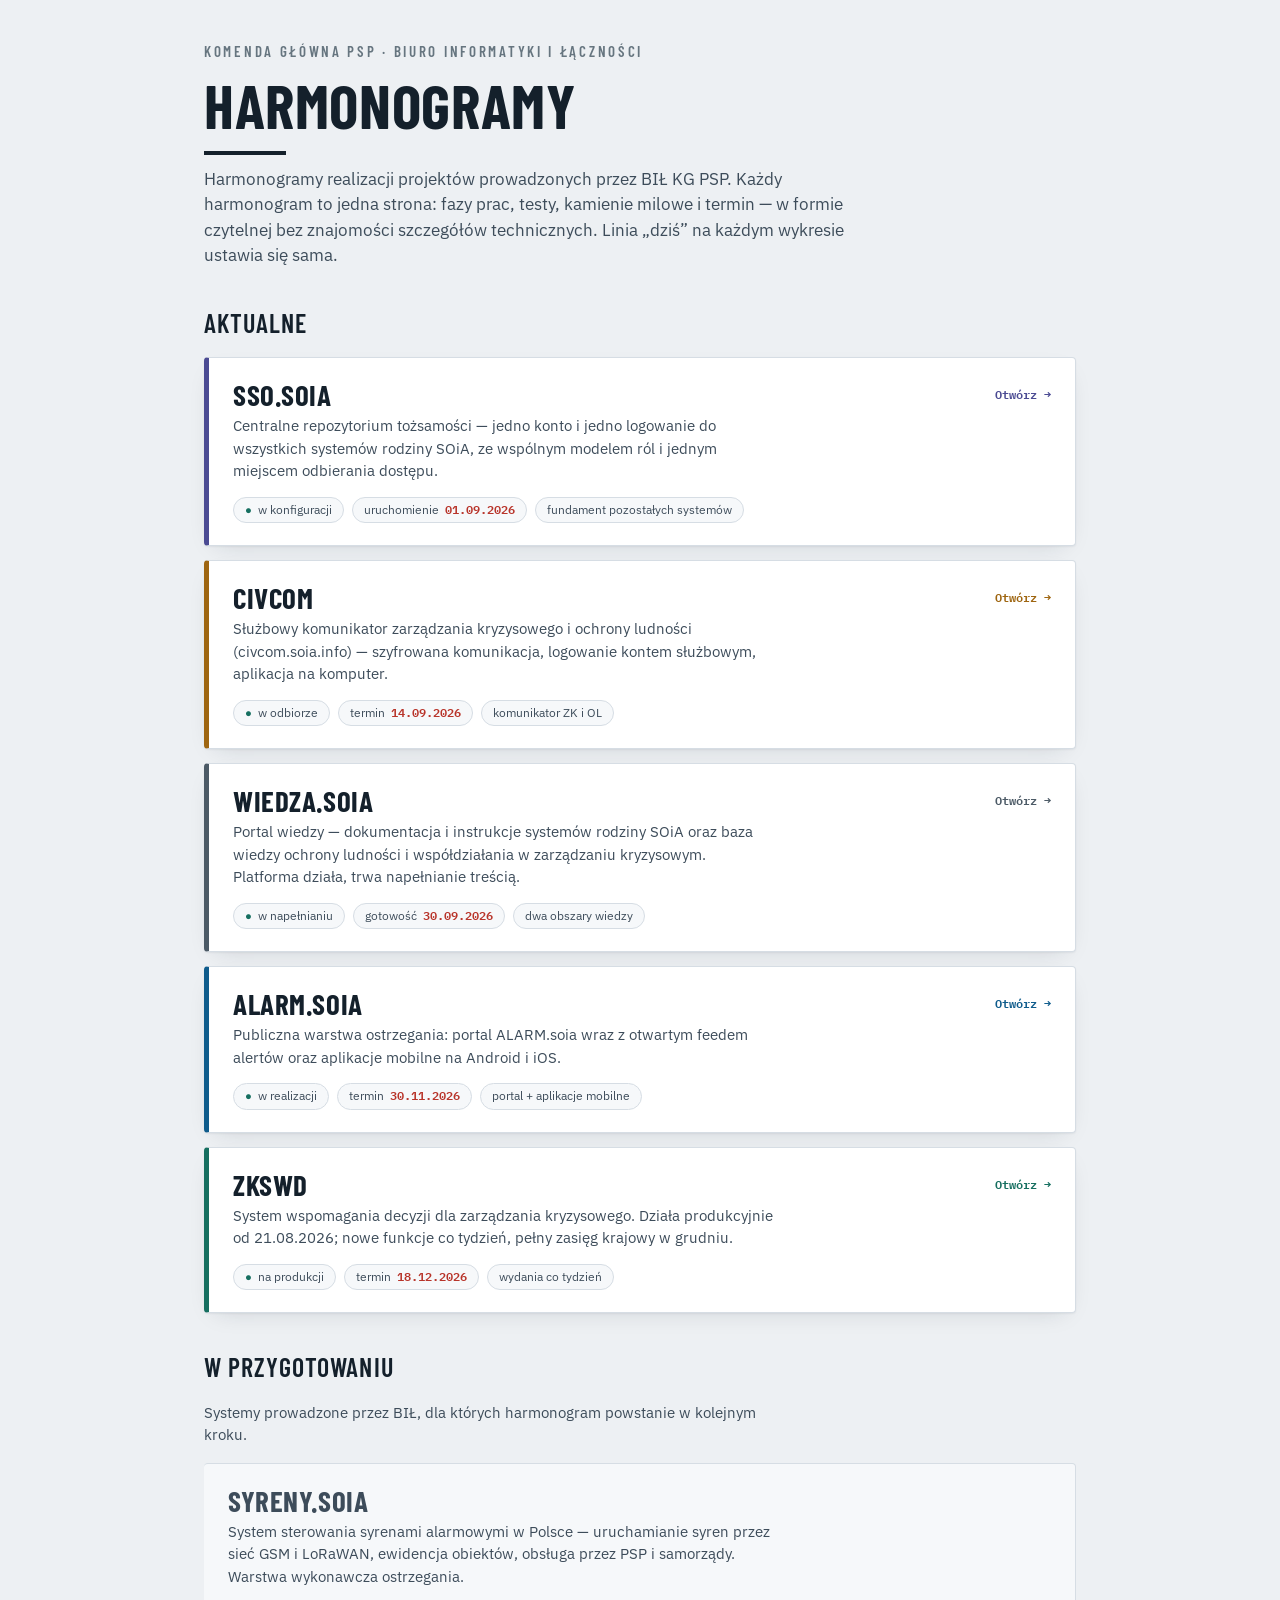
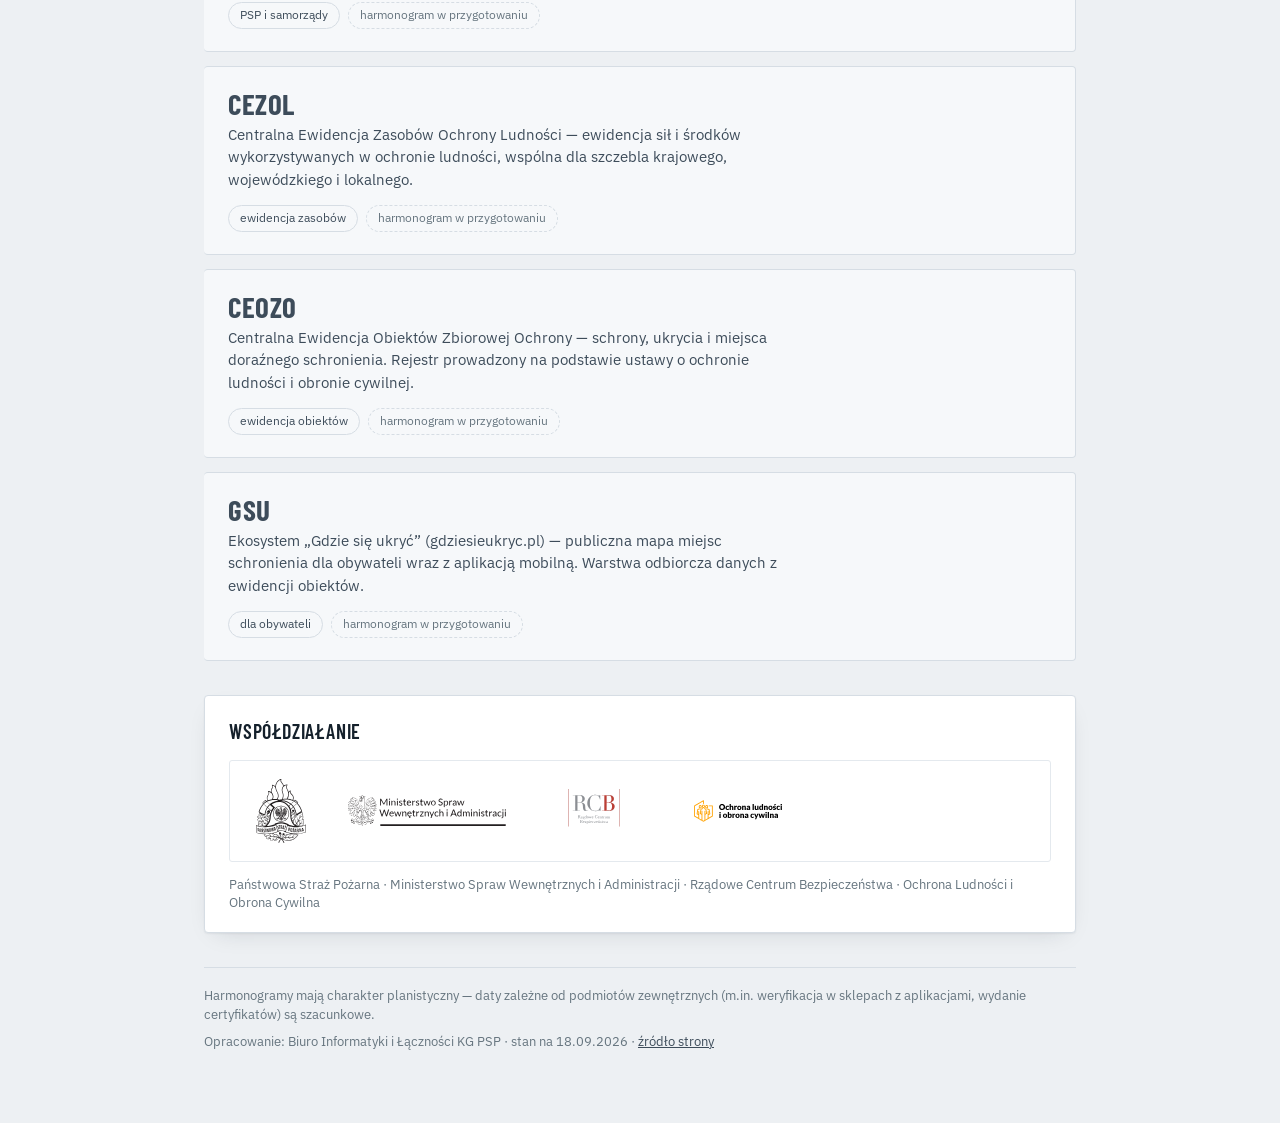
<file: index.html>
<!doctype html>
<html lang="pl">
<head>
<meta charset="utf-8">
<meta name="viewport" content="width=device-width, initial-scale=1">
<title>Harmonogramy BIŁ KG PSP</title>
<meta name="description" content="Harmonogramy realizacji projektów prowadzonych przez Biuro Informatyki i Łączności Komendy Głównej Państwowej Straży Pożarnej.">
<meta name="author" content="Biuro Informatyki i Łączności KG PSP">
<meta property="og:type" content="website">
<meta property="og:title" content="Harmonogramy BIŁ KG PSP">
<meta property="og:description" content="Harmonogramy realizacji projektów Biura Informatyki i Łączności KG PSP.">
<meta property="og:url" content="https://kgpsp.github.io/harmonogramy/">
<meta property="og:locale" content="pl_PL">
<link rel="icon" href="data:image/svg+xml,<svg xmlns=%22http://www.w3.org/2000/svg%22 viewBox=%220 0 100 100%22><text y=%22.9em%22 font-size=%2290%22>🗓️</text></svg>">
<link rel="preconnect" href="https://fonts.googleapis.com">
<link rel="preconnect" href="https://fonts.gstatic.com" crossorigin>
<link rel="stylesheet" href="https://fonts.googleapis.com/css2?family=Barlow+Condensed:wght@500;600;700&family=IBM+Plex+Sans:wght@400;500;600&family=IBM+Plex+Mono:wght@400;500;600&display=swap">
<link rel="stylesheet" href="assets/harmonogram.css">
<style>
  .wrap{max-width:920px}
  .list{display:flex;flex-direction:column;gap:14px}
  .card{
    text-decoration:none;color:inherit;
    background:var(--surface);border:1px solid var(--rule);border-left:5px solid var(--c);
    border-radius:4px;box-shadow:var(--shadow);padding:22px 24px;
    display:grid;grid-template-columns:1fr auto;gap:6px 20px;align-items:start;
    transition:border-color .15s ease, transform .15s ease;
  }
  .card:hover,.card:focus-visible{border-color:var(--rule-strong);transform:translateY(-1px)}
  .card:focus-visible{outline:2px solid var(--c);outline-offset:3px}
  .card .n{font-family:"Barlow Condensed",sans-serif;font-size:29px;font-weight:700;line-height:1;text-transform:uppercase;letter-spacing:.02em}
  .card .d{grid-column:1;color:var(--ink-2);font-size:14.5px;max-width:60ch}
  .card .meta{grid-column:1;display:flex;flex-wrap:wrap;gap:8px;margin-top:8px}
  .card .go{grid-row:1;grid-column:2;font-family:"IBM Plex Mono",monospace;font-size:12px;font-weight:600;color:var(--c);white-space:nowrap;padding-top:5px}
  .tag{display:inline-flex;align-items:baseline;gap:6px;border:1px solid var(--rule);border-radius:999px;background:var(--surface-2);padding:3px 11px;font-size:12px;color:var(--ink-2)}
  .tag b{font-family:"IBM Plex Mono",monospace;font-size:11.5px;font-weight:600;font-variant-numeric:tabular-nums}
  .tag.term b{color:var(--alarm)}
  .tag.live b{color:var(--ok)}
  .card--wip{border-left-color:var(--rule-strong);background:var(--surface-2);box-shadow:none;cursor:default}
  .card--wip:hover{transform:none;border-color:var(--rule);border-left-color:var(--rule-strong)}
  .card--wip .n{color:var(--ink-2)}
  .card--wip .d{max-width:62ch}
  .tag.wip{border-style:dashed;color:var(--muted)}
  .soon{border:1px dashed var(--rule-strong);border-radius:4px;padding:18px 22px;color:var(--muted);font-size:14px}
  @media (max-width:560px){
    .card{grid-template-columns:1fr}
    .card .go{grid-row:auto;grid-column:1;padding-top:2px}
  }
</style>
</head>
<body>
<div class="wrap">

  <header style="gap:12px">
    <p class="eyebrow">Komenda Główna PSP · Biuro Informatyki i Łączności</p>
    <h1>Harmonogramy</h1>
    <div class="title-rule"></div>
    <p class="lead">Harmonogramy realizacji projektów prowadzonych przez BIŁ KG PSP. Każdy harmonogram to jedna strona: fazy prac, testy, kamienie milowe i termin — w formie czytelnej bez znajomości szczegółów technicznych. Linia „dziś” na każdym wykresie ustawia się sama.</p>
  </header>

  <section class="list">
    <h2>Aktualne</h2>

    <a class="card" href="sso-soia/" style="--c:var(--lane-qa)">
      <span class="n">sso.soia</span>
      <span class="go">Otwórz →</span>
      <span class="d">Centralne repozytorium tożsamości — jedno konto i jedno logowanie do wszystkich systemów rodziny SOiA, ze wspólnym modelem ról i jednym miejscem odbierania dostępu.</span>
      <span class="meta">
        <span class="tag live"><b>●</b> w konfiguracji</span>
        <span class="tag term">uruchomienie <b>01.09.2026</b></span>
        <span class="tag">fundament pozostałych systemów</span>
      </span>
    </a>

    <a class="card" href="civcom/" style="--c:var(--lane-and)">
      <span class="n">CivCom</span>
      <span class="go">Otwórz →</span>
      <span class="d">Służbowy komunikator zarządzania kryzysowego i ochrony ludności (civcom.soia.info) — szyfrowana komunikacja, logowanie kontem służbowym, aplikacja na komputer.</span>
      <span class="meta">
        <span class="tag live"><b>●</b> w odbiorze</span>
        <span class="tag term">termin <b>14.09.2026</b></span>
        <span class="tag">komunikator ZK i OL</span>
      </span>
    </a>

    <a class="card" href="wiedza-soia/" style="--c:var(--lane-dep)">
      <span class="n">WIEDZA.soia</span>
      <span class="go">Otwórz →</span>
      <span class="d">Portal wiedzy — dokumentacja i instrukcje systemów rodziny SOiA oraz baza wiedzy ochrony ludności i współdziałania w zarządzaniu kryzysowym. Platforma działa, trwa napełnianie treścią.</span>
      <span class="meta">
        <span class="tag live"><b>●</b> w napełnianiu</span>
        <span class="tag term">gotowość <b>30.09.2026</b></span>
        <span class="tag">dwa obszary wiedzy</span>
      </span>
    </a>

    <a class="card" href="alarm-soia/" style="--c:var(--lane-portal)">
      <span class="n">ALARM.soia</span>
      <span class="go">Otwórz →</span>
      <span class="d">Publiczna warstwa ostrzegania: portal ALARM.soia wraz z otwartym feedem alertów oraz aplikacje mobilne na Android i iOS.</span>
      <span class="meta">
        <span class="tag live"><b>●</b> w realizacji</span>
        <span class="tag term">termin <b>30.11.2026</b></span>
        <span class="tag">portal + aplikacje mobilne</span>
      </span>
    </a>

    <a class="card" href="zkswd/" style="--c:var(--lane-api)">
      <span class="n">ZKSWD</span>
      <span class="go">Otwórz →</span>
      <span class="d">System wspomagania decyzji dla zarządzania kryzysowego. Działa produkcyjnie od 21.08.2026; nowe funkcje co tydzień, pełny zasięg krajowy w grudniu.</span>
      <span class="meta">
        <span class="tag live"><b>●</b> na produkcji</span>
        <span class="tag term">termin <b>18.12.2026</b></span>
        <span class="tag">wydania co tydzień</span>
      </span>
    </a>
  </section>

  <section class="list">
    <h2>W przygotowaniu</h2>
    <p class="lead" style="font-size:14.5px;margin-bottom:2px">Systemy prowadzone przez BIŁ, dla których harmonogram powstanie w kolejnym kroku.</p>

    <div class="card card--wip">
      <span class="n">SYRENY.soia</span>
      <span class="d">System sterowania syrenami alarmowymi w Polsce — uruchamianie syren przez sieć GSM i LoRaWAN, ewidencja obiektów, obsługa przez PSP i samorządy. Warstwa wykonawcza ostrzegania.</span>
      <span class="meta">
        <span class="tag">PSP i samorządy</span>
        <span class="tag wip">harmonogram w przygotowaniu</span>
      </span>
    </div>

    <div class="card card--wip">
      <span class="n">CEZOL</span>
      <span class="d">Centralna Ewidencja Zasobów Ochrony Ludności — ewidencja sił i środków wykorzystywanych w ochronie ludności, wspólna dla szczebla krajowego, wojewódzkiego i lokalnego.</span>
      <span class="meta">
        <span class="tag">ewidencja zasobów</span>
        <span class="tag wip">harmonogram w przygotowaniu</span>
      </span>
    </div>

    <div class="card card--wip">
      <span class="n">CEOZO</span>
      <span class="d">Centralna Ewidencja Obiektów Zbiorowej Ochrony — schrony, ukrycia i miejsca doraźnego schronienia. Rejestr prowadzony na podstawie ustawy o ochronie ludności i obronie cywilnej.</span>
      <span class="meta">
        <span class="tag">ewidencja obiektów</span>
        <span class="tag wip">harmonogram w przygotowaniu</span>
      </span>
    </div>

    <div class="card card--wip">
      <span class="n">GSU</span>
      <span class="d">Ekosystem „Gdzie się ukryć” (gdziesieukryc.pl) — publiczna mapa miejsc schronienia dla obywateli wraz z aplikacją mobilną. Warstwa odbiorcza danych z ewidencji obiektów.</span>
      <span class="meta">
        <span class="tag">dla obywateli</span>
        <span class="tag wip">harmonogram w przygotowaniu</span>
      </span>
    </div>
  </section>

  <section class="orgs">
    <h2>Współdziałanie</h2>
    <div class="plate">
      <img class="l-psp" src="assets/logo/psp.svg" alt="Państwowa Straż Pożarna" width="45" height="58" loading="lazy">
      <img class="l-mswia" src="assets/logo/mswia.svg" alt="Ministerstwo Spraw Wewnętrznych i Administracji" width="143" height="28" loading="lazy">
      <img class="l-rcb" src="assets/logo/rcb.svg" alt="Rządowe Centrum Bezpieczeństwa" width="82" height="46" loading="lazy">
      <img class="l-olioc" src="assets/logo/olioc.svg" alt="Ochrona Ludności i Obrona Cywilna" width="100" height="34" loading="lazy">
    </div>
    <p class="names">Państwowa Straż Pożarna · Ministerstwo Spraw Wewnętrznych i Administracji · Rządowe Centrum Bezpieczeństwa · Ochrona Ludności i Obrona Cywilna</p>
  </section>

  <footer>
    <p>Harmonogramy mają charakter planistyczny — daty zależne od podmiotów zewnętrznych (m.in. weryfikacja w sklepach z aplikacjami, wydanie certyfikatów) są szacunkowe.</p>
    <p>Opracowanie: Biuro Informatyki i Łączności KG PSP · <span data-updated>stan na 18.09.2026</span> · <a href="https://github.com/KGPSP/harmonogramy">źródło strony</a></p>
  </footer>

</div>
<script src="assets/timeline.js"></script>
</body>
</html>
</file>
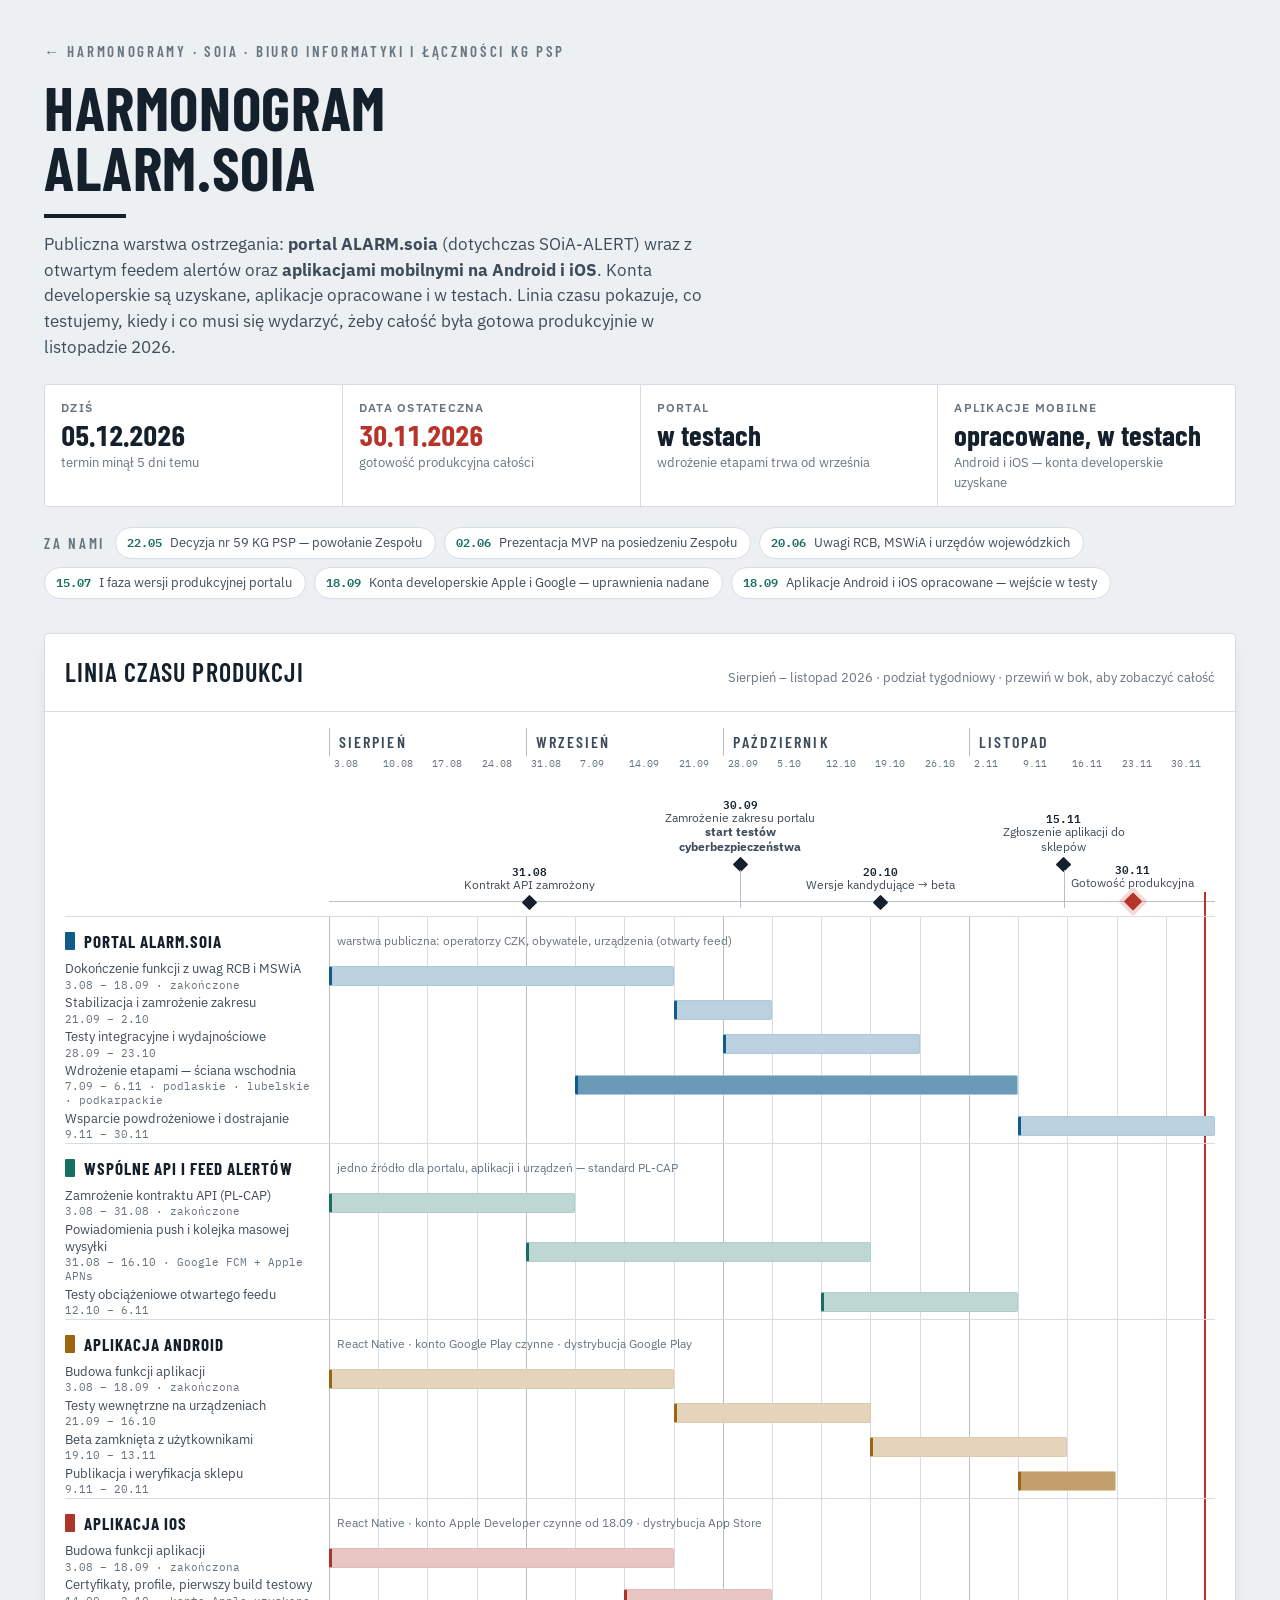
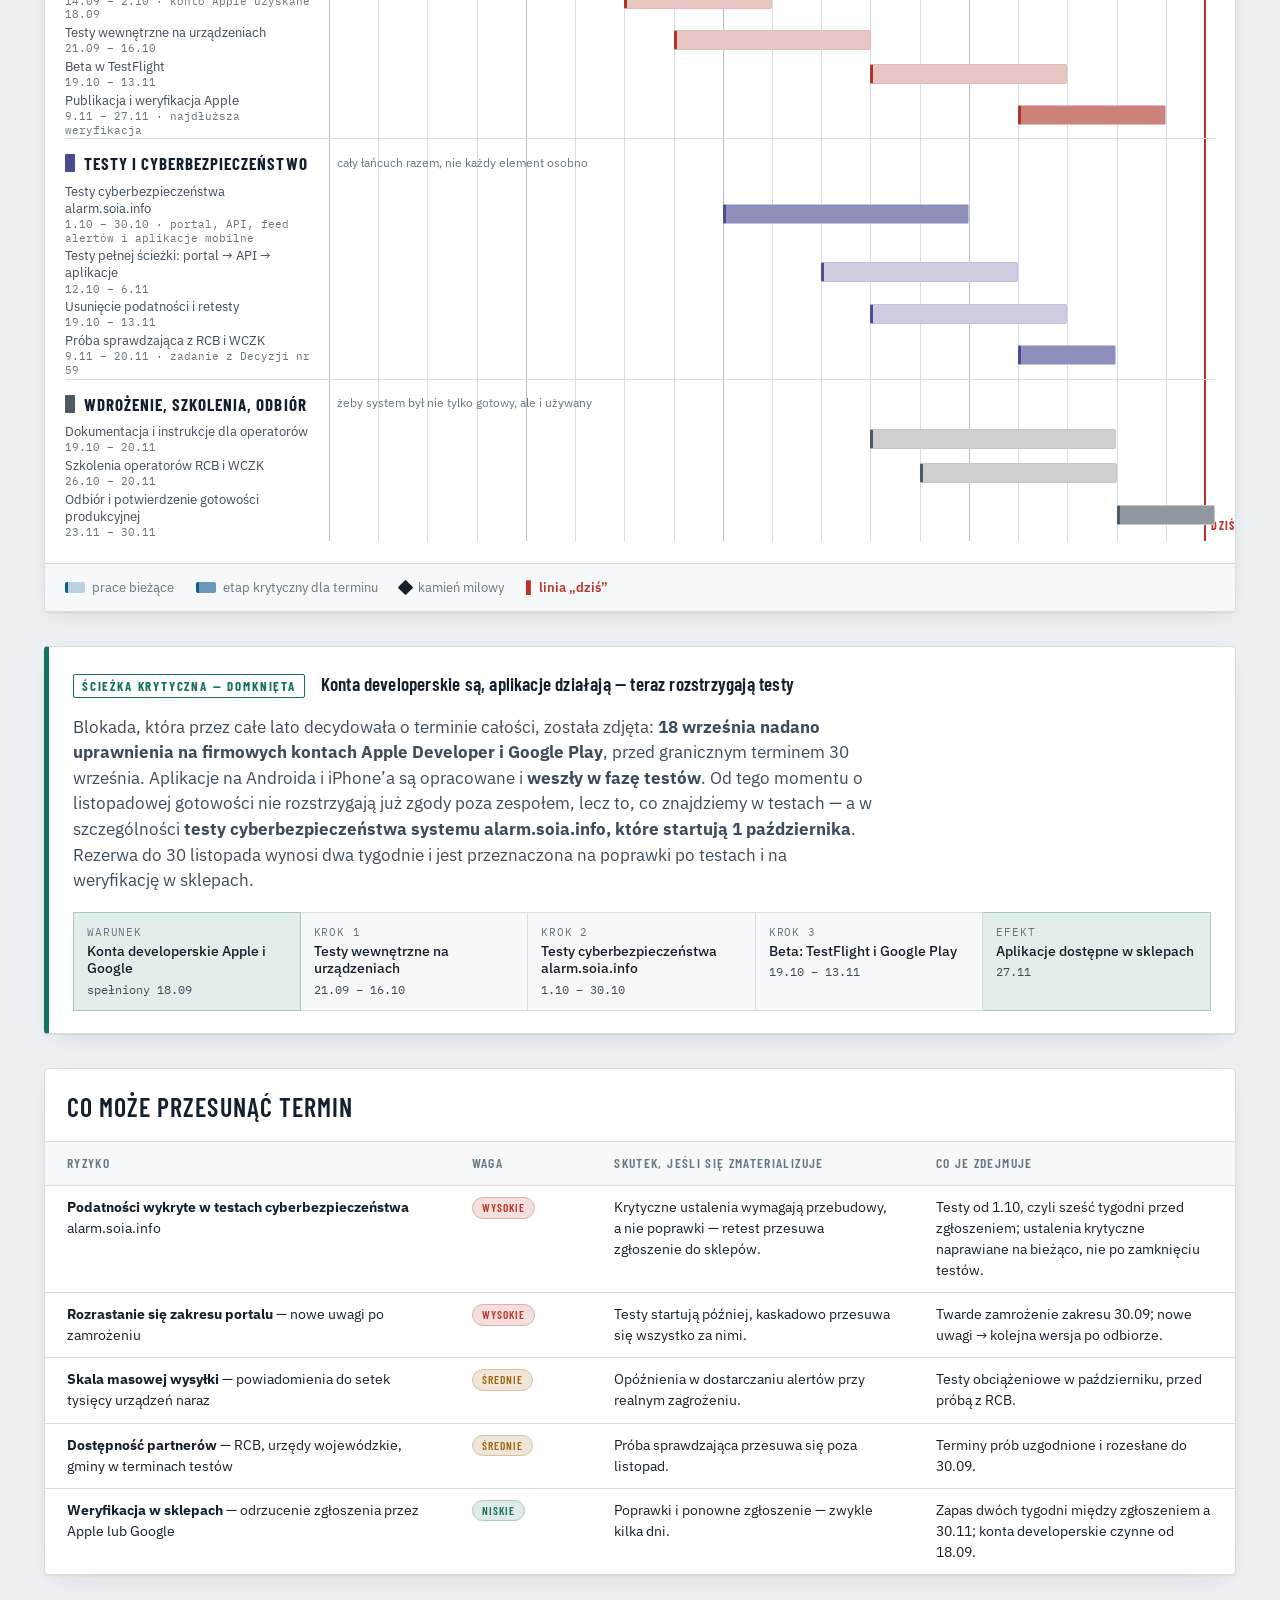
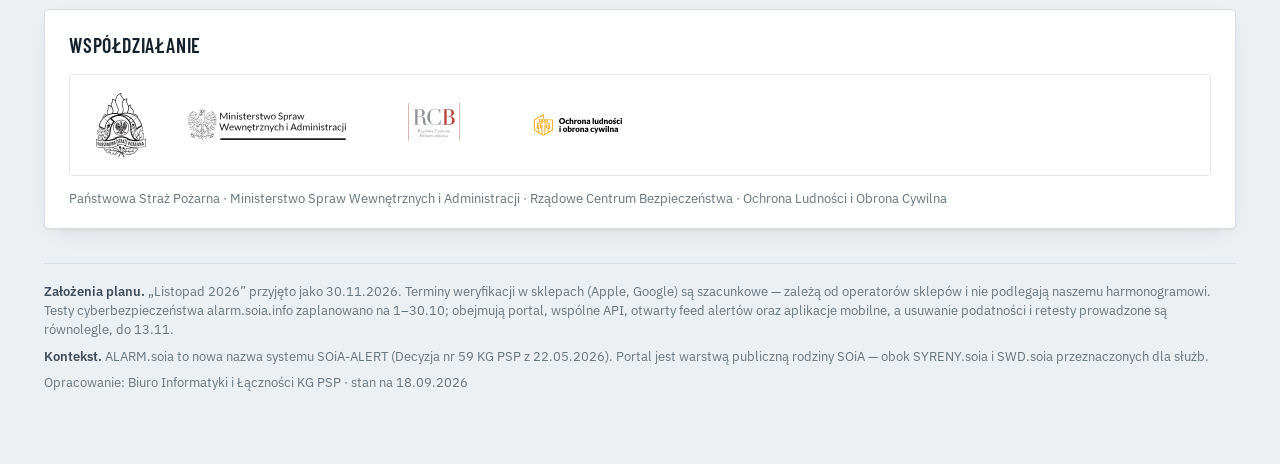
<file: alarm-soia/index.html>
<!doctype html>
<html lang="pl">
<head>
<meta charset="utf-8">
<meta name="viewport" content="width=device-width, initial-scale=1">
<title>Harmonogram ALARM.soia — KG PSP</title>
<meta name="description" content="Harmonogram produkcji ALARM.soia: portal ostrzegania oraz aplikacje mobilne Android i iOS. Aplikacje opracowane i w testach, testy cyberbezpieczeństwa alarm.soia.info od 1.10, gotowość produkcyjna 30.11.2026.">
<meta name="author" content="Biuro Informatyki i Łączności KG PSP">
<meta property="og:type" content="article">
<meta property="og:title" content="Harmonogram ALARM.soia">
<meta property="og:description" content="Harmonogram produkcji ALARM.soia: portal ostrzegania oraz aplikacje mobilne Android i iOS. Aplikacje opracowane i w testach, testy cyberbezpieczeństwa alarm.soia.info od 1.10, gotowość produkcyjna 30.11.2026.">
<meta property="og:url" content="https://kgpsp.github.io/harmonogramy/alarm-soia/">
<meta property="og:locale" content="pl_PL">
<meta property="og:image" content="https://kgpsp.github.io/harmonogramy/og-alarm-soia.png">
<meta name="twitter:card" content="summary_large_image">
<link rel="icon" href="data:image/svg+xml,<svg xmlns=%22http://www.w3.org/2000/svg%22 viewBox=%220 0 100 100%22><text y=%22.9em%22 font-size=%2290%22>🚨</text></svg>">
<link rel="preconnect" href="https://fonts.googleapis.com">
<link rel="preconnect" href="https://fonts.gstatic.com" crossorigin>
<link rel="stylesheet" href="https://fonts.googleapis.com/css2?family=Barlow+Condensed:wght@500;600;700&family=IBM+Plex+Sans:wght@400;500;600&family=IBM+Plex+Mono:wght@400;500;600&display=swap">
<link rel="stylesheet" href="../assets/harmonogram.css">
</head>
<body>
<div class="wrap">

  <header>
    <p class="eyebrow"><a class="back" href="../">← Harmonogramy</a> · SOiA · Biuro Informatyki i Łączności KG PSP</p>
    <h1>Harmonogram<br>ALARM.soia</h1>
    <div class="title-rule"></div>
    <p class="lead">Publiczna warstwa ostrzegania: <b>portal ALARM.soia</b> (dotychczas SOiA-ALERT) wraz z otwartym feedem alertów oraz <b>aplikacjami mobilnymi na Android i iOS</b>. Konta developerskie są uzyskane, aplikacje opracowane i w testach. Linia czasu pokazuje, co testujemy, kiedy i co musi się wydarzyć, żeby całość była gotowa produkcyjnie w listopadzie 2026.</p>

    <div class="facts">
      <div class="fact"><span class="k">Dziś</span><span class="v" data-today-date>18.09.2026</span><span class="n" data-time-left>10 tygodni do końca</span></div>
      <div class="fact is-critical"><span class="k">Data ostateczna</span><span class="v">30.11.2026</span><span class="n">gotowość produkcyjna całości</span></div>
      <div class="fact"><span class="k">Portal</span><span class="v">w testach</span><span class="n">wdrożenie etapami trwa od września</span></div>
      <div class="fact"><span class="k">Aplikacje mobilne</span><span class="v">opracowane, w testach</span><span class="n">Android i iOS — konta developerskie uzyskane</span></div>
    </div>

    <div class="done" style="margin-top:6px">
      <span class="eyebrow" style="margin-right:2px">Za nami</span>
      <span class="chip"><b>22.05</b> Decyzja nr 59 KG PSP — powołanie Zespołu</span>
      <span class="chip"><b>02.06</b> Prezentacja MVP na posiedzeniu Zespołu</span>
      <span class="chip"><b>20.06</b> Uwagi RCB, MSWiA i urzędów wojewódzkich</span>
      <span class="chip"><b>15.07</b> I faza wersji produkcyjnej portalu</span>
      <span class="chip"><b>18.09</b> Konta developerskie Apple i Google — uprawnienia nadane</span>
      <span class="chip"><b>18.09</b> Aplikacje Android i iOS opracowane — wejście w testy</span>
    </div>
  </header>

  <section class="chart-card">
    <div class="chart-head">
      <h2>Linia czasu produkcji</h2>
      <p class="chart-note">Sierpień – listopad 2026 · podział tygodniowy · przewiń w bok, aby zobaczyć całość</p>
    </div>

    <div class="scroll">
      <div class="chart" style="--weeks:18;min-width:1060px" data-t-start="2026-08-03" data-t-weeks="18" data-t-deadline="2026-11-30">

        <div class="months">
          <div style="grid-column:1"></div>
          <div class="m" style="grid-column:2/6">Sierpień</div>
          <div class="m" style="grid-column:6/10">Wrzesień</div>
          <div class="m" style="grid-column:10/15">Październik</div>
          <div class="m" style="grid-column:15/20">Listopad</div>
        </div>

        <div class="weeks">
          <div></div>
          <div class="w">3.08</div>
          <div class="w">10.08</div>
          <div class="w">17.08</div>
          <div class="w">24.08</div>
          <div class="w">31.08</div>
          <div class="w">7.09</div>
          <div class="w">14.09</div>
          <div class="w">21.09</div>
          <div class="w">28.09</div>
          <div class="w">5.10</div>
          <div class="w">12.10</div>
          <div class="w">19.10</div>
          <div class="w">26.10</div>
          <div class="w">2.11</div>
          <div class="w">9.11</div>
          <div class="w">16.11</div>
          <div class="w">23.11</div>
          <div class="w">30.11</div>
        </div>

        <div class="rail">
          <div class="rail-track">
            <div class="rail-line"></div>
            <div class="ms" style="left:22.62%">
              <span class="lbl"><span class="d">31.08</span>Kontrakt API zamrożony</span>
              <span class="dot"></span>
            </div>
            <div class="ms raise" style="left:46.43%">
              <span class="lbl"><span class="d">30.09</span>Zamrożenie zakresu portalu<br><b>start testów cyberbezpieczeństwa</b></span>
              <span class="dot"></span>
            </div>
            <div class="ms" style="left:62.30%">
              <span class="lbl"><span class="d">20.10</span>Wersje kandydujące → beta</span>
              <span class="dot"></span>
            </div>
            <div class="ms raise" style="left:82.94%">
              <span class="lbl"><span class="d">15.11</span>Zgłoszenie aplikacji do sklepów</span>
              <span class="dot"></span>
            </div>
            <div class="ms is-final edge-r" style="left:94.84%">
              <span class="lbl"><span class="d">30.11</span>Gotowość produkcyjna</span>
              <span class="dot"></span>
            </div>
          </div>
        </div>

        <div class="lanes">
          <div class="grid-bg" aria-hidden="true">
            <div class="gl strong" style="left:0%"></div>
            <div class="gl" style="left:5.556%"></div>
            <div class="gl" style="left:11.111%"></div>
            <div class="gl" style="left:16.667%"></div>
            <div class="gl strong" style="left:22.222%"></div>
            <div class="gl" style="left:27.778%"></div>
            <div class="gl" style="left:33.333%"></div>
            <div class="gl" style="left:38.889%"></div>
            <div class="gl strong" style="left:44.444%"></div>
            <div class="gl" style="left:50.000%"></div>
            <div class="gl" style="left:55.556%"></div>
            <div class="gl" style="left:61.111%"></div>
            <div class="gl" style="left:66.667%"></div>
            <div class="gl strong" style="left:72.222%"></div>
            <div class="gl" style="left:77.778%"></div>
            <div class="gl" style="left:83.333%"></div>
            <div class="gl" style="left:88.889%"></div>
            <div class="gl" style="left:94.444%"></div>
            <div class="today" data-today-line hidden></div>
          </div>

          <div class="lane" style="--c:var(--lane-portal)">
            <div class="lane-title"><span class="t"><span class="swatch"></span>Portal ALARM.soia</span><span class="meta">warstwa publiczna: operatorzy CZK, obywatele, urządzenia (otwarty feed)</span></div>
            <div class="row"><span class="name">Dokończenie funkcji z uwag RCB i MSWiA<span class="dates">3.08 – 18.09 · zakończone</span></span><span class="bar" style="--s:2;--e:9"></span></div>
            <div class="row"><span class="name">Stabilizacja i zamrożenie zakresu<span class="dates">21.09 – 2.10</span></span><span class="bar" style="--s:9;--e:11"></span></div>
            <div class="row"><span class="name">Testy integracyjne i wydajnościowe<span class="dates">28.09 – 23.10</span></span><span class="bar" style="--s:10;--e:14"></span></div>
            <div class="row"><span class="name">Wdrożenie etapami — ściana wschodnia<span class="dates">7.09 – 6.11 · podlaskie · lubelskie · podkarpackie</span></span><span class="bar solid" style="--s:7;--e:16"></span></div>
            <div class="row"><span class="name">Wsparcie powdrożeniowe i dostrajanie<span class="dates">9.11 – 30.11</span></span><span class="bar" style="--s:16;--e:20"></span></div>
          </div>
          <div class="lane" style="--c:var(--lane-api)">
            <div class="lane-title"><span class="t"><span class="swatch"></span>Wspólne API i feed alertów</span><span class="meta">jedno źródło dla portalu, aplikacji i urządzeń — standard PL-CAP</span></div>
            <div class="row"><span class="name">Zamrożenie kontraktu API (PL-CAP)<span class="dates">3.08 – 31.08 · zakończone</span></span><span class="bar" style="--s:2;--e:7"></span></div>
            <div class="row"><span class="name">Powiadomienia push i kolejka masowej wysyłki<span class="dates">31.08 – 16.10 · Google FCM + Apple APNs</span></span><span class="bar" style="--s:6;--e:13"></span></div>
            <div class="row"><span class="name">Testy obciążeniowe otwartego feedu<span class="dates">12.10 – 6.11</span></span><span class="bar" style="--s:12;--e:16"></span></div>
          </div>
          <div class="lane" style="--c:var(--lane-and)">
            <div class="lane-title"><span class="t"><span class="swatch"></span>Aplikacja Android</span><span class="meta">React Native · konto Google Play czynne · dystrybucja Google Play</span></div>
            <div class="row"><span class="name">Budowa funkcji aplikacji<span class="dates">3.08 – 18.09 · zakończona</span></span><span class="bar" style="--s:2;--e:9"></span></div>
            <div class="row"><span class="name">Testy wewnętrzne na urządzeniach<span class="dates">21.09 – 16.10</span></span><span class="bar" style="--s:9;--e:13"></span></div>
            <div class="row"><span class="name">Beta zamknięta z użytkownikami<span class="dates">19.10 – 13.11</span></span><span class="bar" style="--s:13;--e:17"></span></div>
            <div class="row"><span class="name">Publikacja i weryfikacja sklepu<span class="dates">9.11 – 20.11</span></span><span class="bar solid" style="--s:16;--e:18"></span></div>
          </div>
          <div class="lane" style="--c:var(--lane-ios)">
            <div class="lane-title"><span class="t"><span class="swatch"></span>Aplikacja iOS</span><span class="meta">React Native · konto Apple Developer czynne od 18.09 · dystrybucja App Store</span></div>
            <div class="row"><span class="name">Budowa funkcji aplikacji<span class="dates">3.08 – 18.09 · zakończona</span></span><span class="bar" style="--s:2;--e:9"></span></div>
            <div class="row"><span class="name">Certyfikaty, profile, pierwszy build testowy<span class="dates">14.09 – 2.10 · konto Apple uzyskane 18.09</span></span><span class="bar" style="--s:8;--e:11"></span></div>
            <div class="row"><span class="name">Testy wewnętrzne na urządzeniach<span class="dates">21.09 – 16.10</span></span><span class="bar" style="--s:9;--e:13"></span></div>
            <div class="row"><span class="name">Beta w TestFlight<span class="dates">19.10 – 13.11</span></span><span class="bar" style="--s:13;--e:17"></span></div>
            <div class="row"><span class="name">Publikacja i weryfikacja Apple<span class="dates">9.11 – 27.11 · najdłuższa weryfikacja</span></span><span class="bar solid" style="--s:16;--e:19"></span></div>
          </div>
          <div class="lane" style="--c:var(--lane-qa)">
            <div class="lane-title"><span class="t"><span class="swatch"></span>Testy i cyberbezpieczeństwo</span><span class="meta">cały łańcuch razem, nie każdy element osobno</span></div>
            <div class="row"><span class="name">Testy cyberbezpieczeństwa alarm.soia.info<span class="dates">1.10 – 30.10 · portal, API, feed alertów i aplikacje mobilne</span></span><span class="bar solid" style="--s:10;--e:15"></span></div>
            <div class="row"><span class="name">Testy pełnej ścieżki: portal → API → aplikacje<span class="dates">12.10 – 6.11</span></span><span class="bar" style="--s:12;--e:16"></span></div>
            <div class="row"><span class="name">Usunięcie podatności i retesty<span class="dates">19.10 – 13.11</span></span><span class="bar" style="--s:13;--e:17"></span></div>
            <div class="row"><span class="name">Próba sprawdzająca z RCB i WCZK<span class="dates">9.11 – 20.11 · zadanie z Decyzji nr 59</span></span><span class="bar solid" style="--s:16;--e:18"></span></div>
          </div>
          <div class="lane" style="--c:var(--lane-dep)">
            <div class="lane-title"><span class="t"><span class="swatch"></span>Wdrożenie, szkolenia, odbiór</span><span class="meta">żeby system był nie tylko gotowy, ale i używany</span></div>
            <div class="row"><span class="name">Dokumentacja i instrukcje dla operatorów<span class="dates">19.10 – 20.11</span></span><span class="bar" style="--s:13;--e:18"></span></div>
            <div class="row"><span class="name">Szkolenia operatorów RCB i WCZK<span class="dates">26.10 – 20.11</span></span><span class="bar" style="--s:14;--e:18"></span></div>
            <div class="row"><span class="name">Odbiór i potwierdzenie gotowości produkcyjnej<span class="dates">23.11 – 30.11</span></span><span class="bar solid" style="--s:18;--e:20"></span></div>
          </div>
        </div>
      </div>
    </div>

    <div class="legend">
      <span><i class="plain"></i> prace bieżące</span>
      <span><i class="solidx"></i> etap krytyczny dla terminu</span>
      <span><i class="diamond"></i> kamień milowy</span>
      <span class="lg-today">▌ linia „dziś”</span>
    </div>
  </section>

  <section class="critical neutral">
    <div class="hd">
      <span class="tag">Ścieżka krytyczna — domknięta</span>
      <h3 style="flex:1 1 320px">Konta developerskie są, aplikacje działają — teraz rozstrzygają testy</h3>
    </div>
    <p class="lead" style="max-width:80ch">Blokada, która przez całe lato decydowała o terminie całości, została zdjęta: <b>18 września nadano uprawnienia na firmowych kontach Apple Developer i Google Play</b>, przed granicznym terminem 30 września. Aplikacje na Androida i iPhone’a są opracowane i <b>weszły w fazę testów</b>. Od tego momentu o listopadowej gotowości nie rozstrzygają już zgody poza zespołem, lecz to, co znajdziemy w testach — a w szczególności <b>testy cyberbezpieczeństwa systemu alarm.soia.info, które startują 1 października</b>. Rezerwa do 30 listopada wynosi dwa tygodnie i jest przeznaczona na poprawki po testach i na weryfikację w sklepach.</p>
    <div class="chain">
      <div class="step first"><span class="sn">Warunek</span><span class="st">Konta developerskie Apple i Google</span><span class="sd">spełniony 18.09</span></div>
      <div class="step"><span class="sn">Krok 1</span><span class="st">Testy wewnętrzne na urządzeniach</span><span class="sd">21.09 – 16.10</span></div>
      <div class="step"><span class="sn">Krok 2</span><span class="st">Testy cyberbezpieczeństwa alarm.soia.info</span><span class="sd">1.10 – 30.10</span></div>
      <div class="step"><span class="sn">Krok 3</span><span class="st">Beta: TestFlight i Google Play</span><span class="sd">19.10 – 13.11</span></div>
      <div class="step last"><span class="sn">Efekt</span><span class="st">Aplikacje dostępne w sklepach</span><span class="sd">27.11</span></div>
    </div>
  </section>

  <section class="panel">
    <h2>Co może przesunąć termin</h2>
    <div class="tablewrap">
      <table>
        <thead><tr><th style="width:34%">Ryzyko</th><th style="width:12%">Waga</th><th style="width:27%">Skutek, jeśli się zmaterializuje</th><th style="width:27%">Co je zdejmuje</th></tr></thead>
        <tbody>
          <tr><td><b>Podatności wykryte w testach cyberbezpieczeństwa</b> alarm.soia.info</td><td class="sev"><span class="pill hi">Wysokie</span></td><td>Krytyczne ustalenia wymagają przebudowy, a nie poprawki — retest przesuwa zgłoszenie do sklepów.</td><td>Testy od 1.10, czyli sześć tygodni przed zgłoszeniem; ustalenia krytyczne naprawiane na bieżąco, nie po zamknięciu testów.</td></tr>
          <tr><td><b>Rozrastanie się zakresu portalu</b> — nowe uwagi po zamrożeniu</td><td class="sev"><span class="pill hi">Wysokie</span></td><td>Testy startują później, kaskadowo przesuwa się wszystko za nimi.</td><td>Twarde zamrożenie zakresu 30.09; nowe uwagi → kolejna wersja po odbiorze.</td></tr>
          <tr><td><b>Skala masowej wysyłki</b> — powiadomienia do setek tysięcy urządzeń naraz</td><td class="sev"><span class="pill md">Średnie</span></td><td>Opóźnienia w dostarczaniu alertów przy realnym zagrożeniu.</td><td>Testy obciążeniowe w październiku, przed próbą z RCB.</td></tr>
          <tr><td><b>Dostępność partnerów</b> — RCB, urzędy wojewódzkie, gminy w terminach testów</td><td class="sev"><span class="pill md">Średnie</span></td><td>Próba sprawdzająca przesuwa się poza listopad.</td><td>Terminy prób uzgodnione i rozesłane do 30.09.</td></tr>
          <tr><td><b>Weryfikacja w sklepach</b> — odrzucenie zgłoszenia przez Apple lub Google</td><td class="sev"><span class="pill lo">Niskie</span></td><td>Poprawki i ponowne zgłoszenie — zwykle kilka dni.</td><td>Zapas dwóch tygodni między zgłoszeniem a 30.11; konta developerskie czynne od 18.09.</td></tr>
        </tbody>
      </table>
    </div>
  </section>

  <section class="orgs">
    <h2>Współdziałanie</h2>
    <div class="plate">
      <img class="l-psp" src="../assets/logo/psp.svg" alt="Państwowa Straż Pożarna" width="45" height="58" loading="lazy">
      <img class="l-mswia" src="../assets/logo/mswia.svg" alt="Ministerstwo Spraw Wewnętrznych i Administracji" width="143" height="28" loading="lazy">
      <img class="l-rcb" src="../assets/logo/rcb.svg" alt="Rządowe Centrum Bezpieczeństwa" width="82" height="46" loading="lazy">
      <img class="l-olioc" src="../assets/logo/olioc.svg" alt="Ochrona Ludności i Obrona Cywilna" width="100" height="34" loading="lazy">
    </div>
    <p class="names">Państwowa Straż Pożarna · Ministerstwo Spraw Wewnętrznych i Administracji · Rządowe Centrum Bezpieczeństwa · Ochrona Ludności i Obrona Cywilna</p>
  </section>

  <footer>
    <p><b>Założenia planu.</b> „Listopad 2026” przyjęto jako 30.11.2026. Terminy weryfikacji w sklepach (Apple, Google) są szacunkowe — zależą od operatorów sklepów i nie podlegają naszemu harmonogramowi. Testy cyberbezpieczeństwa alarm.soia.info zaplanowano na 1–30.10; obejmują portal, wspólne API, otwarty feed alertów oraz aplikacje mobilne, a usuwanie podatności i retesty prowadzone są równolegle, do 13.11.</p>
    <p><b>Kontekst.</b> ALARM.soia to nowa nazwa systemu SOiA-ALERT (Decyzja nr 59 KG PSP z 22.05.2026). Portal jest warstwą publiczną rodziny SOiA — obok SYRENY.soia i SWD.soia przeznaczonych dla służb.</p>
    <p>Opracowanie: Biuro Informatyki i Łączności KG PSP · <span data-updated>stan na 18.09.2026</span></p>
  </footer>

</div>
<script src="../assets/timeline.js"></script>
</body>
</html>
</file>
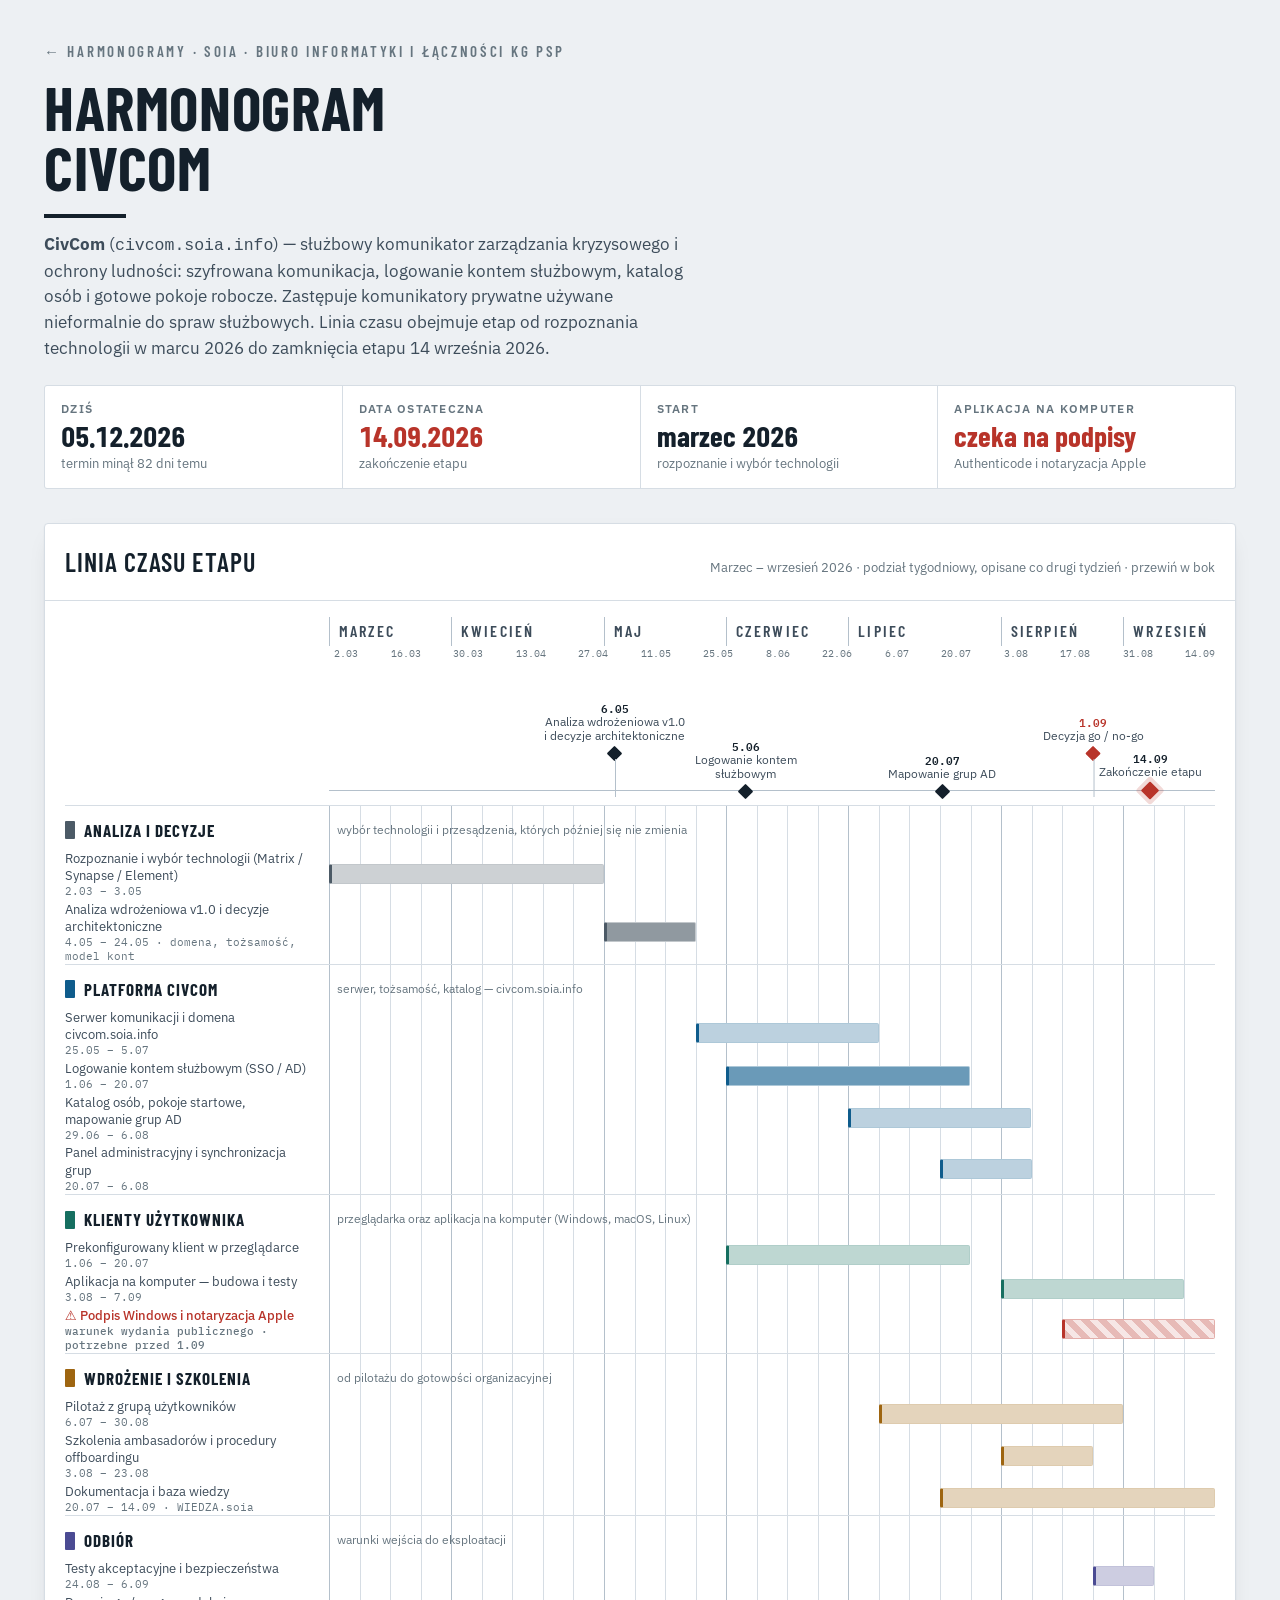
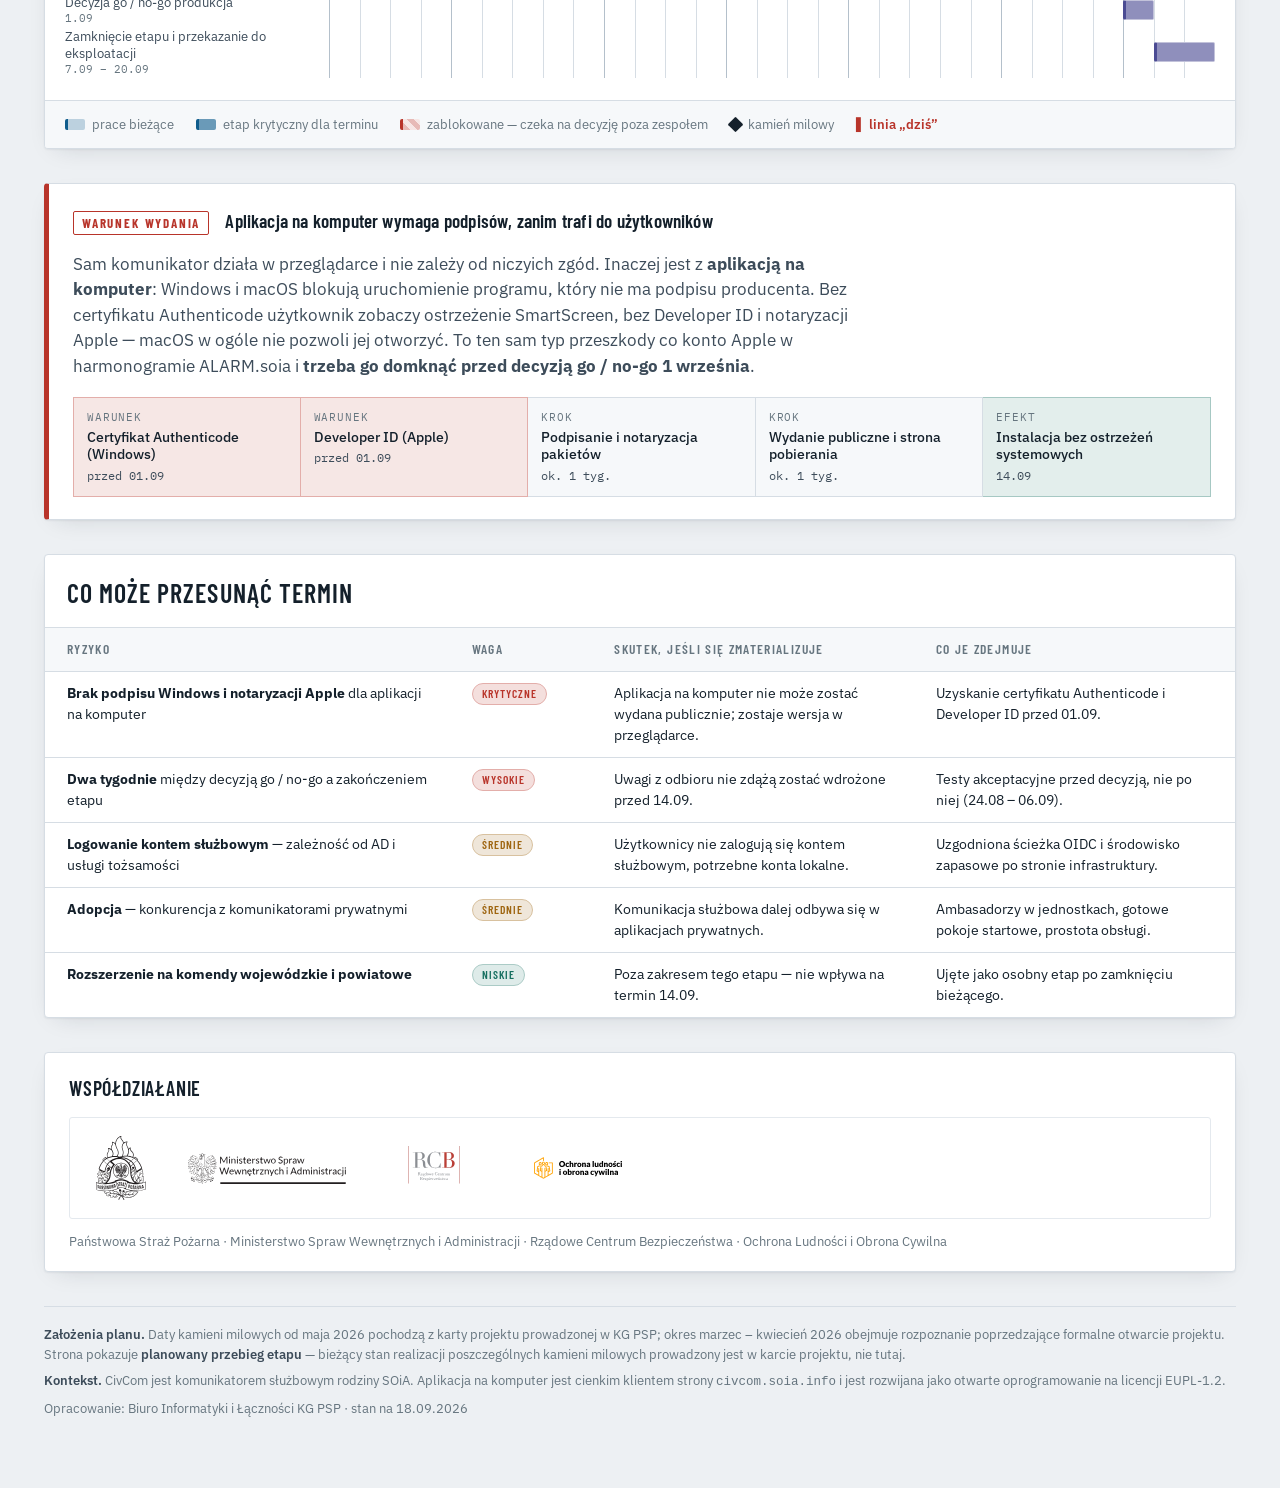
<file: civcom/index.html>
<!doctype html>
<html lang="pl">
<head>
<meta charset="utf-8">
<meta name="viewport" content="width=device-width, initial-scale=1">
<title>Harmonogram CivCom — KG PSP</title>
<meta name="description" content="Harmonogram CivCom — komunikatora zarządzania kryzysowego i ochrony ludności (civcom.soia.info). Od rozpoznania w marcu 2026 do zakończenia etapu 14.09.2026.">
<meta name="author" content="Biuro Informatyki i Łączności KG PSP">
<meta property="og:type" content="article">
<meta property="og:title" content="Harmonogram CivCom">
<meta property="og:description" content="Harmonogram CivCom — komunikatora zarządzania kryzysowego i ochrony ludności (civcom.soia.info). Od rozpoznania w marcu 2026 do zakończenia etapu 14.09.2026.">
<meta property="og:url" content="https://kgpsp.github.io/harmonogramy/civcom/">
<meta property="og:locale" content="pl_PL">
<meta name="twitter:card" content="summary_large_image">
<link rel="icon" href="data:image/svg+xml,<svg xmlns=%22http://www.w3.org/2000/svg%22 viewBox=%220 0 100 100%22><text y=%22.9em%22 font-size=%2290%22>💬</text></svg>">
<link rel="preconnect" href="https://fonts.googleapis.com">
<link rel="preconnect" href="https://fonts.gstatic.com" crossorigin>
<link rel="stylesheet" href="https://fonts.googleapis.com/css2?family=Barlow+Condensed:wght@500;600;700&family=IBM+Plex+Sans:wght@400;500;600&family=IBM+Plex+Mono:wght@400;500;600&display=swap">
<link rel="stylesheet" href="../assets/harmonogram.css">
</head>
<body>
<div class="wrap">

  <header>
    <p class="eyebrow"><a class="back" href="../">← Harmonogramy</a> · SOiA · Biuro Informatyki i Łączności KG PSP</p>
    <h1>Harmonogram<br>CivCom</h1>
    <div class="title-rule"></div>
    <p class="lead"><b>CivCom</b> (<code>civcom.soia.info</code>) — służbowy komunikator zarządzania kryzysowego i ochrony ludności: szyfrowana komunikacja, logowanie kontem służbowym, katalog osób i gotowe pokoje robocze. Zastępuje komunikatory prywatne używane nieformalnie do spraw służbowych. Linia czasu obejmuje etap od rozpoznania technologii w marcu 2026 do zamknięcia etapu 14 września 2026.</p>

    <div class="facts">
      <div class="fact"><span class="k">Dziś</span><span class="v" data-today-date>20.08.2026</span><span class="n" data-time-left>4 tygodnie do końca</span></div>
      <div class="fact is-critical"><span class="k">Data ostateczna</span><span class="v">14.09.2026</span><span class="n">zakończenie etapu</span></div>
      <div class="fact"><span class="k">Start</span><span class="v">marzec 2026</span><span class="n">rozpoznanie i wybór technologii</span></div>
      <div class="fact is-critical"><span class="k">Aplikacja na komputer</span><span class="v">czeka na podpisy</span><span class="n">Authenticode i notaryzacja Apple</span></div>
    </div>
  </header>

  <section class="chart-card">
    <div class="chart-head">
      <h2>Linia czasu etapu</h2>
      <p class="chart-note">Marzec – wrzesień 2026 · podział tygodniowy, opisane co drugi tydzień · przewiń w bok</p>
    </div>

    <div class="scroll">
      <div class="chart" style="--weeks:29;min-width:1100px" data-t-start="2026-03-02" data-t-weeks="29" data-t-deadline="2026-09-14">

        <div class="months">
          <div style="grid-column:1"></div>
          <div class="m" style="grid-column:2/6">Marzec</div>
          <div class="m" style="grid-column:6/11">Kwiecień</div>
          <div class="m" style="grid-column:11/15">Maj</div>
          <div class="m" style="grid-column:15/19">Czerwiec</div>
          <div class="m" style="grid-column:19/24">Lipiec</div>
          <div class="m" style="grid-column:24/28">Sierpień</div>
          <div class="m" style="grid-column:28/31">Wrzesień</div>
        </div>

        <div class="weeks">
          <div></div>
          <div class="w">2.03</div>
          <div class="w">&nbsp;</div>
          <div class="w">16.03</div>
          <div class="w">&nbsp;</div>
          <div class="w">30.03</div>
          <div class="w">&nbsp;</div>
          <div class="w">13.04</div>
          <div class="w">&nbsp;</div>
          <div class="w">27.04</div>
          <div class="w">&nbsp;</div>
          <div class="w">11.05</div>
          <div class="w">&nbsp;</div>
          <div class="w">25.05</div>
          <div class="w">&nbsp;</div>
          <div class="w">8.06</div>
          <div class="w">&nbsp;</div>
          <div class="w">22.06</div>
          <div class="w">&nbsp;</div>
          <div class="w">6.07</div>
          <div class="w">&nbsp;</div>
          <div class="w">20.07</div>
          <div class="w">&nbsp;</div>
          <div class="w">3.08</div>
          <div class="w">&nbsp;</div>
          <div class="w">17.08</div>
          <div class="w">&nbsp;</div>
          <div class="w">31.08</div>
          <div class="w">&nbsp;</div>
          <div class="w">14.09</div>
        </div>

        <div class="rail">
          <div class="rail-track">
            <div class="rail-line"></div>
            <div class="ms raise" style="left:32.27%">
              <span class="lbl"><span class="d">6.05</span>Analiza wdrożeniowa v1.0<br>i decyzje architektoniczne</span>
              <span class="dot"></span>
            </div>
            <div class="ms" style="left:47.04%">
              <span class="lbl"><span class="d">5.06</span>Logowanie kontem służbowym</span>
              <span class="dot"></span>
            </div>
            <div class="ms" style="left:69.21%">
              <span class="lbl"><span class="d">20.07</span>Mapowanie grup AD</span>
              <span class="dot"></span>
            </div>
            <div class="ms raise is-critical edge-r" style="left:90.39%">
              <span class="lbl"><span class="d">1.09</span>Decyzja go / no-go</span>
              <span class="dot"></span>
            </div>
            <div class="ms is-final edge-r" style="left:96.80%">
              <span class="lbl"><span class="d">14.09</span>Zakończenie etapu</span>
              <span class="dot"></span>
            </div>
          </div>
        </div>

        <div class="lanes">
          <div class="grid-bg" aria-hidden="true">
            <div class="gl strong" style="left:0%"></div>
            <div class="gl" style="left:3.448%"></div>
            <div class="gl" style="left:6.897%"></div>
            <div class="gl" style="left:10.345%"></div>
            <div class="gl strong" style="left:13.793%"></div>
            <div class="gl" style="left:17.241%"></div>
            <div class="gl" style="left:20.690%"></div>
            <div class="gl" style="left:24.138%"></div>
            <div class="gl" style="left:27.586%"></div>
            <div class="gl strong" style="left:31.034%"></div>
            <div class="gl" style="left:34.483%"></div>
            <div class="gl" style="left:37.931%"></div>
            <div class="gl" style="left:41.379%"></div>
            <div class="gl strong" style="left:44.828%"></div>
            <div class="gl" style="left:48.276%"></div>
            <div class="gl" style="left:51.724%"></div>
            <div class="gl" style="left:55.172%"></div>
            <div class="gl strong" style="left:58.621%"></div>
            <div class="gl" style="left:62.069%"></div>
            <div class="gl" style="left:65.517%"></div>
            <div class="gl" style="left:68.966%"></div>
            <div class="gl" style="left:72.414%"></div>
            <div class="gl strong" style="left:75.862%"></div>
            <div class="gl" style="left:79.310%"></div>
            <div class="gl" style="left:82.759%"></div>
            <div class="gl" style="left:86.207%"></div>
            <div class="gl strong" style="left:89.655%"></div>
            <div class="gl" style="left:93.103%"></div>
            <div class="gl" style="left:96.552%"></div>
            <div class="today" data-today-line hidden></div>
          </div>

          <div class="lane" style="--c:var(--lane-dep)">
            <div class="lane-title"><span class="t"><span class="swatch"></span>Analiza i decyzje</span><span class="meta">wybór technologii i przesądzenia, których później się nie zmienia</span></div>
            <div class="row"><span class="name">Rozpoznanie i wybór technologii (Matrix / Synapse / Element)<span class="dates">2.03 – 3.05</span></span><span class="bar" style="--s:2;--e:11"></span></div>
            <div class="row"><span class="name">Analiza wdrożeniowa v1.0 i decyzje architektoniczne<span class="dates">4.05 – 24.05 · domena, tożsamość, model kont</span></span><span class="bar solid" style="--s:11;--e:14"></span></div>
          </div>
          <div class="lane" style="--c:var(--lane-portal)">
            <div class="lane-title"><span class="t"><span class="swatch"></span>Platforma CivCom</span><span class="meta">serwer, tożsamość, katalog — civcom.soia.info</span></div>
            <div class="row"><span class="name">Serwer komunikacji i domena civcom.soia.info<span class="dates">25.05 – 5.07</span></span><span class="bar" style="--s:14;--e:20"></span></div>
            <div class="row"><span class="name">Logowanie kontem służbowym (SSO / AD)<span class="dates">1.06 – 20.07</span></span><span class="bar solid" style="--s:15;--e:23"></span></div>
            <div class="row"><span class="name">Katalog osób, pokoje startowe, mapowanie grup AD<span class="dates">29.06 – 6.08</span></span><span class="bar" style="--s:19;--e:25"></span></div>
            <div class="row"><span class="name">Panel administracyjny i synchronizacja grup<span class="dates">20.07 – 6.08</span></span><span class="bar" style="--s:22;--e:25"></span></div>
          </div>
          <div class="lane" style="--c:var(--lane-api)">
            <div class="lane-title"><span class="t"><span class="swatch"></span>Klienty użytkownika</span><span class="meta">przeglądarka oraz aplikacja na komputer (Windows, macOS, Linux)</span></div>
            <div class="row"><span class="name">Prekonfigurowany klient w przeglądarce<span class="dates">1.06 – 20.07</span></span><span class="bar" style="--s:15;--e:23"></span></div>
            <div class="row"><span class="name">Aplikacja na komputer — budowa i testy<span class="dates">3.08 – 7.09</span></span><span class="bar" style="--s:24;--e:30"></span></div>
            <div class="row is-blocked"><span class="name">⚠ Podpis Windows i notaryzacja Apple<span class="dates">warunek wydania publicznego · potrzebne przed 1.09</span></span><span class="bar blocker" style="--s:26;--e:31"></span></div>
          </div>
          <div class="lane" style="--c:var(--lane-and)">
            <div class="lane-title"><span class="t"><span class="swatch"></span>Wdrożenie i szkolenia</span><span class="meta">od pilotażu do gotowości organizacyjnej</span></div>
            <div class="row"><span class="name">Pilotaż z grupą użytkowników<span class="dates">6.07 – 30.08</span></span><span class="bar" style="--s:20;--e:28"></span></div>
            <div class="row"><span class="name">Szkolenia ambasadorów i procedury offboardingu<span class="dates">3.08 – 23.08</span></span><span class="bar" style="--s:24;--e:27"></span></div>
            <div class="row"><span class="name">Dokumentacja i baza wiedzy<span class="dates">20.07 – 14.09 · WIEDZA.soia</span></span><span class="bar" style="--s:22;--e:31"></span></div>
          </div>
          <div class="lane" style="--c:var(--lane-qa)">
            <div class="lane-title"><span class="t"><span class="swatch"></span>Odbiór</span><span class="meta">warunki wejścia do eksploatacji</span></div>
            <div class="row"><span class="name">Testy akceptacyjne i bezpieczeństwa<span class="dates">24.08 – 6.09</span></span><span class="bar" style="--s:27;--e:29"></span></div>
            <div class="row"><span class="name">Decyzja go / no-go produkcja<span class="dates">1.09</span></span><span class="bar solid" style="--s:28;--e:29"></span></div>
            <div class="row"><span class="name">Zamknięcie etapu i przekazanie do eksploatacji<span class="dates">7.09 – 20.09</span></span><span class="bar solid" style="--s:29;--e:31"></span></div>
          </div>
        </div>
      </div>
    </div>

    <div class="legend">
      <span><i class="plain"></i> prace bieżące</span>
      <span><i class="solidx"></i> etap krytyczny dla terminu</span>
      <span><i class="hatch"></i> zablokowane — czeka na decyzję poza zespołem</span>
      <span><i class="diamond"></i> kamień milowy</span>
      <span class="lg-today">▌ linia „dziś”</span>
    </div>
  </section>

  <section class="critical">
    <div class="hd">
      <span class="tag">Warunek wydania</span>
      <h3 style="flex:1 1 320px">Aplikacja na komputer wymaga podpisów, zanim trafi do użytkowników</h3>
    </div>
    <p class="lead" style="max-width:80ch">Sam komunikator działa w przeglądarce i nie zależy od niczyich zgód. Inaczej jest z <b>aplikacją na komputer</b>: Windows i macOS blokują uruchomienie programu, który nie ma podpisu producenta. Bez certyfikatu Authenticode użytkownik zobaczy ostrzeżenie SmartScreen, bez Developer ID i notaryzacji Apple — macOS w ogóle nie pozwoli jej otworzyć. To ten sam typ przeszkody co konto Apple w harmonogramie ALARM.soia i <b>trzeba go domknąć przed decyzją go / no-go 1 września</b>.</p>
    <div class="chain">
      <div class="step first"><span class="sn">Warunek</span><span class="st">Certyfikat Authenticode (Windows)</span><span class="sd">przed 01.09</span></div>
      <div class="step first"><span class="sn">Warunek</span><span class="st">Developer ID (Apple)</span><span class="sd">przed 01.09</span></div>
      <div class="step"><span class="sn">Krok</span><span class="st">Podpisanie i notaryzacja pakietów</span><span class="sd">ok. 1 tyg.</span></div>
      <div class="step"><span class="sn">Krok</span><span class="st">Wydanie publiczne i strona pobierania</span><span class="sd">ok. 1 tyg.</span></div>
      <div class="step last"><span class="sn">Efekt</span><span class="st">Instalacja bez ostrzeżeń systemowych</span><span class="sd">14.09</span></div>
    </div>
  </section>

  <section class="panel">
    <h2>Co może przesunąć termin</h2>
    <div class="tablewrap">
      <table>
        <thead><tr><th style="width:34%">Ryzyko</th><th style="width:12%">Waga</th><th style="width:27%">Skutek, jeśli się zmaterializuje</th><th style="width:27%">Co je zdejmuje</th></tr></thead>
        <tbody>
          <tr><td><b>Brak podpisu Windows i notaryzacji Apple</b> dla aplikacji na komputer</td><td class="sev"><span class="pill hi">Krytyczne</span></td><td>Aplikacja na komputer nie może zostać wydana publicznie; zostaje wersja w przeglądarce.</td><td>Uzyskanie certyfikatu Authenticode i Developer ID przed 01.09.</td></tr>
          <tr><td><b>Dwa tygodnie</b> między decyzją go / no-go a zakończeniem etapu</td><td class="sev"><span class="pill hi">Wysokie</span></td><td>Uwagi z odbioru nie zdążą zostać wdrożone przed 14.09.</td><td>Testy akceptacyjne przed decyzją, nie po niej (24.08 – 06.09).</td></tr>
          <tr><td><b>Logowanie kontem służbowym</b> — zależność od AD i usługi tożsamości</td><td class="sev"><span class="pill md">Średnie</span></td><td>Użytkownicy nie zalogują się kontem służbowym, potrzebne konta lokalne.</td><td>Uzgodniona ścieżka OIDC i środowisko zapasowe po stronie infrastruktury.</td></tr>
          <tr><td><b>Adopcja</b> — konkurencja z komunikatorami prywatnymi</td><td class="sev"><span class="pill md">Średnie</span></td><td>Komunikacja służbowa dalej odbywa się w aplikacjach prywatnych.</td><td>Ambasadorzy w jednostkach, gotowe pokoje startowe, prostota obsługi.</td></tr>
          <tr><td><b>Rozszerzenie na komendy wojewódzkie i powiatowe</b></td><td class="sev"><span class="pill lo">Niskie</span></td><td>Poza zakresem tego etapu — nie wpływa na termin 14.09.</td><td>Ujęte jako osobny etap po zamknięciu bieżącego.</td></tr>
        </tbody>
      </table>
    </div>
  </section>

  <section class="orgs">
    <h2>Współdziałanie</h2>
    <div class="plate">
      <img class="l-psp" src="../assets/logo/psp.svg" alt="Państwowa Straż Pożarna" width="45" height="58" loading="lazy">
      <img class="l-mswia" src="../assets/logo/mswia.svg" alt="Ministerstwo Spraw Wewnętrznych i Administracji" width="143" height="28" loading="lazy">
      <img class="l-rcb" src="../assets/logo/rcb.svg" alt="Rządowe Centrum Bezpieczeństwa" width="82" height="46" loading="lazy">
      <img class="l-olioc" src="../assets/logo/olioc.svg" alt="Ochrona Ludności i Obrona Cywilna" width="100" height="34" loading="lazy">
    </div>
    <p class="names">Państwowa Straż Pożarna · Ministerstwo Spraw Wewnętrznych i Administracji · Rządowe Centrum Bezpieczeństwa · Ochrona Ludności i Obrona Cywilna</p>
  </section>

  <footer>
    <p><b>Założenia planu.</b> Daty kamieni milowych od maja 2026 pochodzą z karty projektu prowadzonej w KG PSP; okres marzec – kwiecień 2026 obejmuje rozpoznanie poprzedzające formalne otwarcie projektu. Strona pokazuje <b>planowany przebieg etapu</b> — bieżący stan realizacji poszczególnych kamieni milowych prowadzony jest w karcie projektu, nie tutaj.</p>
    <p><b>Kontekst.</b> CivCom jest komunikatorem służbowym rodziny SOiA. Aplikacja na komputer jest cienkim klientem strony <code>civcom.soia.info</code> i jest rozwijana jako otwarte oprogramowanie na licencji EUPL-1.2.</p>
    <p>Opracowanie: Biuro Informatyki i Łączności KG PSP · <span data-updated>stan na 18.09.2026</span></p>
  </footer>

</div>
<script src="../assets/timeline.js"></script>
</body>
</html>
</file>
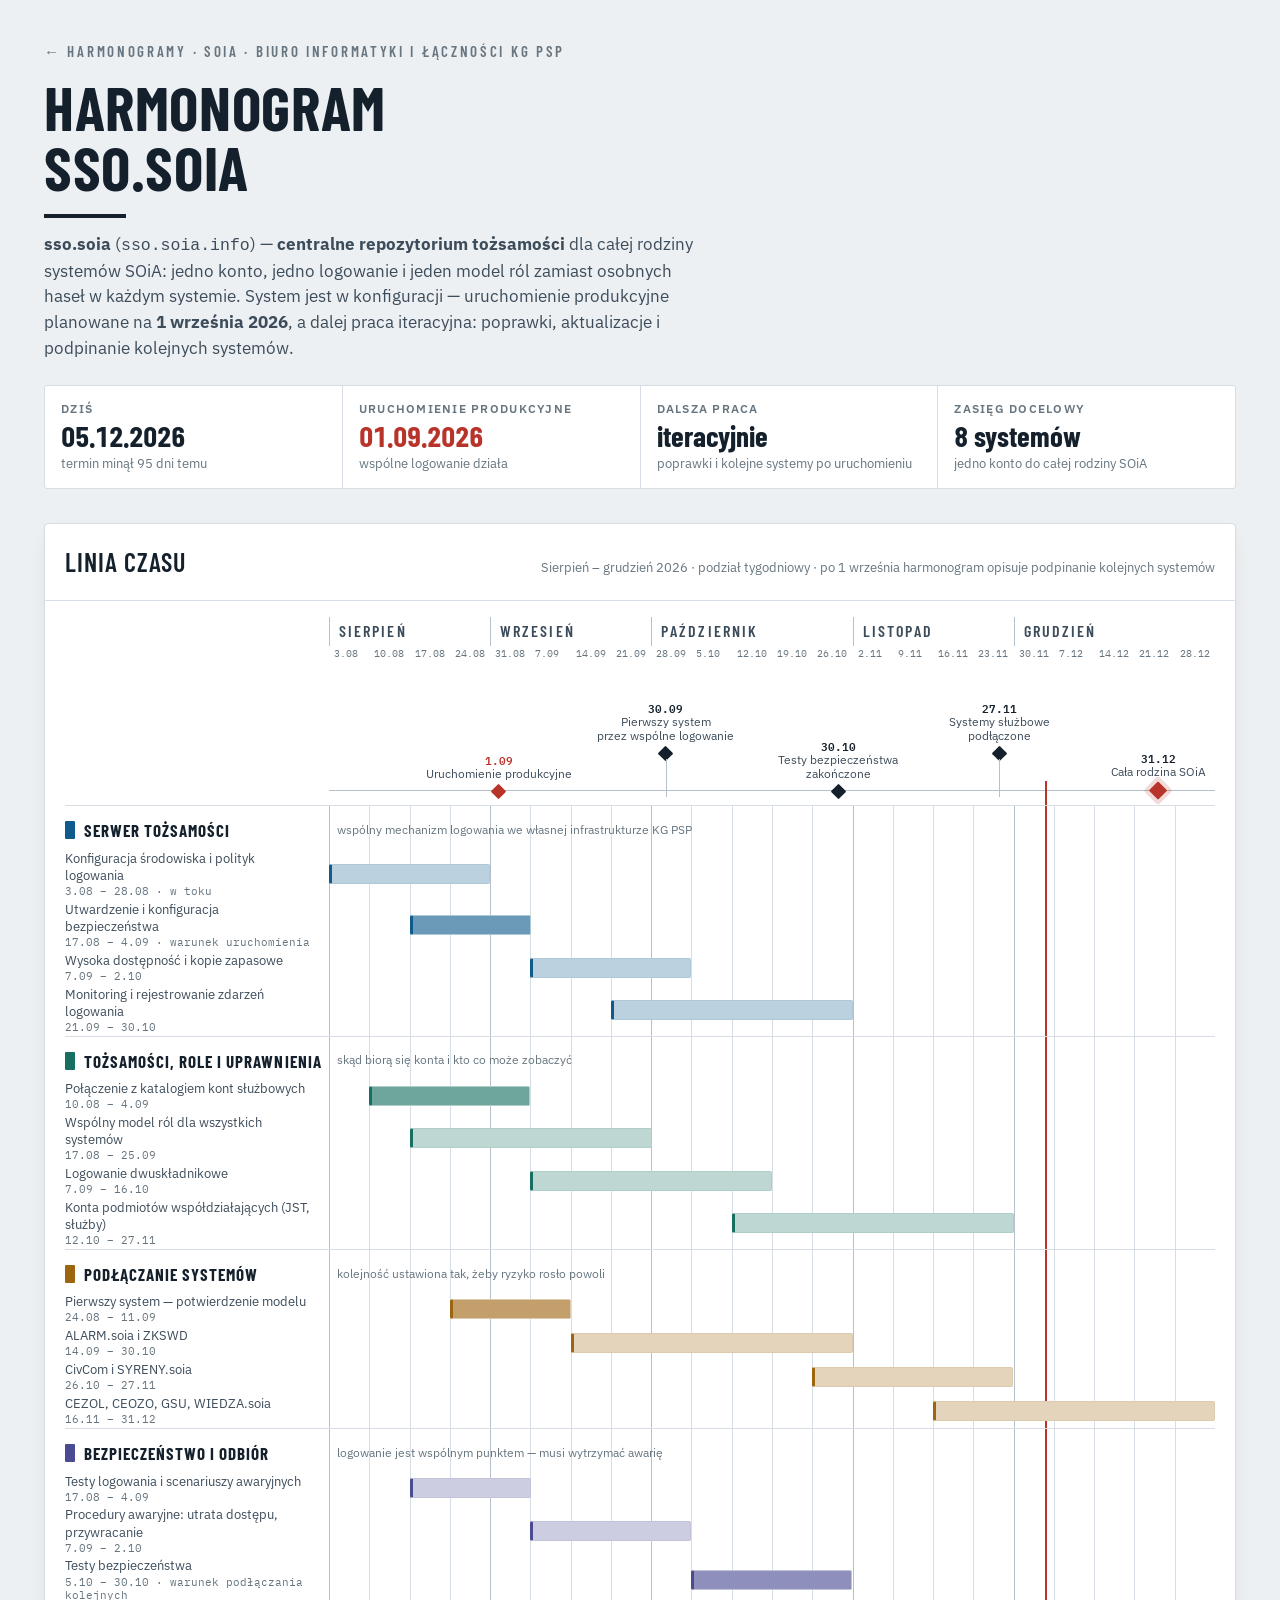
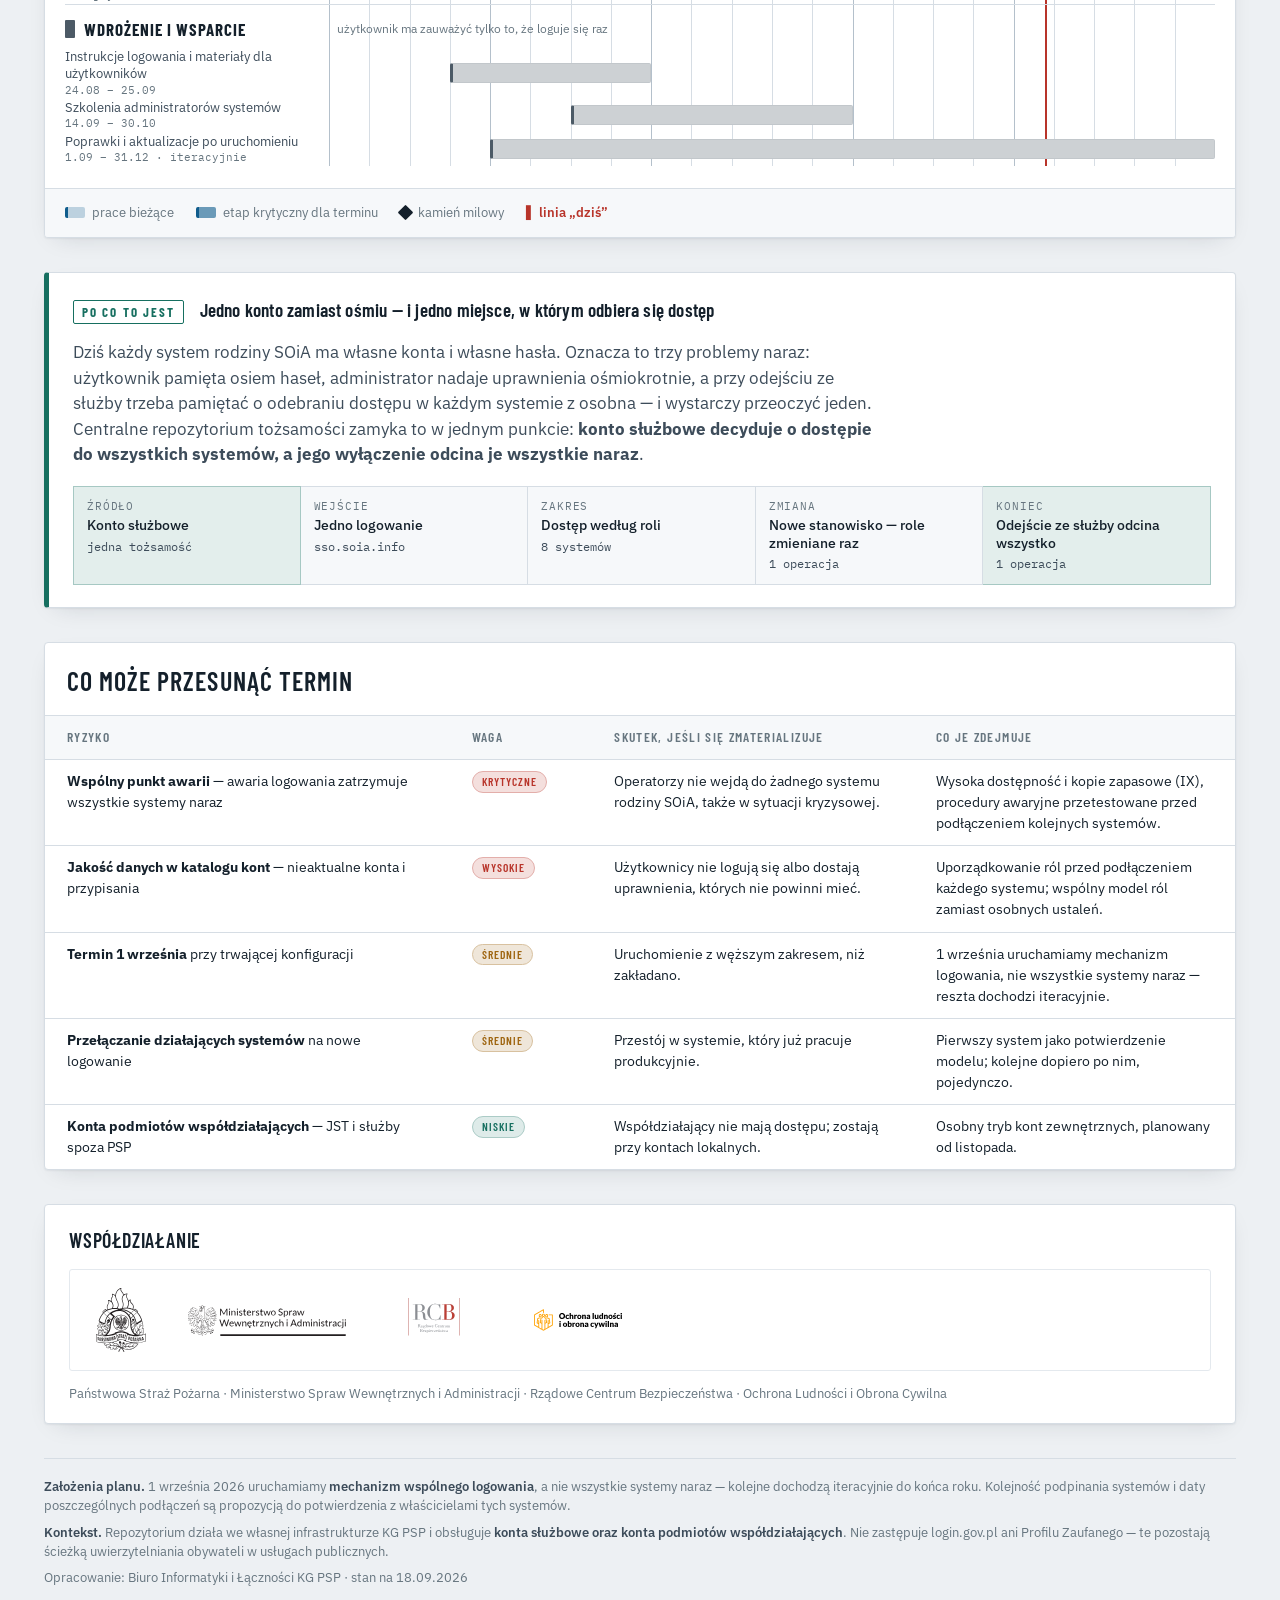
<file: sso-soia/index.html>
<!doctype html>
<html lang="pl">
<head>
<meta charset="utf-8">
<meta name="viewport" content="width=device-width, initial-scale=1">
<title>Harmonogram sso.soia — KG PSP</title>
<meta name="description" content="Harmonogram centralnego repozytorium tożsamości sso.soia.info — jedno konto i jedno logowanie do wszystkich systemów rodziny SOiA. Uruchomienie produkcyjne 01.09.2026, dalej praca iteracyjna.">
<meta name="author" content="Biuro Informatyki i Łączności KG PSP">
<meta property="og:type" content="article">
<meta property="og:title" content="Harmonogram sso.soia">
<meta property="og:description" content="Harmonogram centralnego repozytorium tożsamości sso.soia.info — jedno konto i jedno logowanie do wszystkich systemów rodziny SOiA. Uruchomienie produkcyjne 01.09.2026, dalej praca iteracyjna.">
<meta property="og:url" content="https://kgpsp.github.io/harmonogramy/sso-soia/">
<meta property="og:locale" content="pl_PL">
<meta name="twitter:card" content="summary_large_image">
<link rel="icon" href="data:image/svg+xml,<svg xmlns=%22http://www.w3.org/2000/svg%22 viewBox=%220 0 100 100%22><text y=%22.9em%22 font-size=%2290%22>🔐</text></svg>">
<link rel="preconnect" href="https://fonts.googleapis.com">
<link rel="preconnect" href="https://fonts.gstatic.com" crossorigin>
<link rel="stylesheet" href="https://fonts.googleapis.com/css2?family=Barlow+Condensed:wght@500;600;700&family=IBM+Plex+Sans:wght@400;500;600&family=IBM+Plex+Mono:wght@400;500;600&display=swap">
<link rel="stylesheet" href="../assets/harmonogram.css">
</head>
<body>
<div class="wrap">

  <header>
    <p class="eyebrow"><a class="back" href="../">← Harmonogramy</a> · SOiA · Biuro Informatyki i Łączności KG PSP</p>
    <h1>Harmonogram<br>sso.soia</h1>
    <div class="title-rule"></div>
    <p class="lead"><b>sso.soia</b> (<code>sso.soia.info</code>) — <b>centralne repozytorium tożsamości</b> dla całej rodziny systemów SOiA: jedno konto, jedno logowanie i jeden model ról zamiast osobnych haseł w każdym systemie. System jest w konfiguracji — uruchomienie produkcyjne planowane na <b>1 września 2026</b>, a dalej praca iteracyjna: poprawki, aktualizacje i podpinanie kolejnych systemów.</p>

    <div class="facts">
      <div class="fact"><span class="k">Dziś</span><span class="v" data-today-date>20.08.2026</span><span class="n" data-time-left>12 dni do uruchomienia</span></div>
      <div class="fact is-critical"><span class="k">Uruchomienie produkcyjne</span><span class="v">01.09.2026</span><span class="n">wspólne logowanie działa</span></div>
      <div class="fact"><span class="k">Dalsza praca</span><span class="v">iteracyjnie</span><span class="n">poprawki i kolejne systemy po uruchomieniu</span></div>
      <div class="fact"><span class="k">Zasięg docelowy</span><span class="v">8 systemów</span><span class="n">jedno konto do całej rodziny SOiA</span></div>
    </div>
  </header>

  <section class="chart-card">
    <div class="chart-head">
      <h2>Linia czasu</h2>
      <p class="chart-note">Sierpień – grudzień 2026 · podział tygodniowy · po 1 września harmonogram opisuje podpinanie kolejnych systemów</p>
    </div>

    <div class="scroll">
      <div class="chart" style="--weeks:22;min-width:1160px" data-t-start="2026-08-03" data-t-weeks="22" data-t-deadline="2026-09-01" data-t-left-suffix="do uruchomienia">

        <div class="months">
          <div style="grid-column:1"></div>
          <div class="m" style="grid-column:2/6">Sierpień</div>
          <div class="m" style="grid-column:6/10">Wrzesień</div>
          <div class="m" style="grid-column:10/15">Październik</div>
          <div class="m" style="grid-column:15/19">Listopad</div>
          <div class="m" style="grid-column:19/24">Grudzień</div>
        </div>

        <div class="weeks">
          <div></div>
          <div class="w">3.08</div>
          <div class="w">10.08</div>
          <div class="w">17.08</div>
          <div class="w">24.08</div>
          <div class="w">31.08</div>
          <div class="w">7.09</div>
          <div class="w">14.09</div>
          <div class="w">21.09</div>
          <div class="w">28.09</div>
          <div class="w">5.10</div>
          <div class="w">12.10</div>
          <div class="w">19.10</div>
          <div class="w">26.10</div>
          <div class="w">2.11</div>
          <div class="w">9.11</div>
          <div class="w">16.11</div>
          <div class="w">23.11</div>
          <div class="w">30.11</div>
          <div class="w">7.12</div>
          <div class="w">14.12</div>
          <div class="w">21.12</div>
          <div class="w">28.12</div>
        </div>

        <div class="rail">
          <div class="rail-track">
            <div class="rail-line"></div>
            <div class="ms is-critical" style="left:19.16%">
              <span class="lbl"><span class="d">1.09</span>Uruchomienie produkcyjne</span>
              <span class="dot"></span>
            </div>
            <div class="ms raise" style="left:37.99%">
              <span class="lbl"><span class="d">30.09</span>Pierwszy system<br>przez wspólne logowanie</span>
              <span class="dot"></span>
            </div>
            <div class="ms" style="left:57.47%">
              <span class="lbl"><span class="d">30.10</span>Testy bezpieczeństwa zakończone</span>
              <span class="dot"></span>
            </div>
            <div class="ms raise" style="left:75.65%">
              <span class="lbl"><span class="d">27.11</span>Systemy służbowe podłączone</span>
              <span class="dot"></span>
            </div>
            <div class="ms is-final edge-r" style="left:97.73%">
              <span class="lbl"><span class="d">31.12</span>Cała rodzina SOiA</span>
              <span class="dot"></span>
            </div>
          </div>
        </div>

        <div class="lanes">
          <div class="grid-bg" aria-hidden="true">
            <div class="gl strong" style="left:0%"></div>
            <div class="gl" style="left:4.545%"></div>
            <div class="gl" style="left:9.091%"></div>
            <div class="gl" style="left:13.636%"></div>
            <div class="gl strong" style="left:18.182%"></div>
            <div class="gl" style="left:22.727%"></div>
            <div class="gl" style="left:27.273%"></div>
            <div class="gl" style="left:31.818%"></div>
            <div class="gl strong" style="left:36.364%"></div>
            <div class="gl" style="left:40.909%"></div>
            <div class="gl" style="left:45.455%"></div>
            <div class="gl" style="left:50.000%"></div>
            <div class="gl" style="left:54.545%"></div>
            <div class="gl strong" style="left:59.091%"></div>
            <div class="gl" style="left:63.636%"></div>
            <div class="gl" style="left:68.182%"></div>
            <div class="gl" style="left:72.727%"></div>
            <div class="gl strong" style="left:77.273%"></div>
            <div class="gl" style="left:81.818%"></div>
            <div class="gl" style="left:86.364%"></div>
            <div class="gl" style="left:90.909%"></div>
            <div class="gl" style="left:95.455%"></div>
            <div class="today" data-today-line hidden></div>
          </div>

          <div class="lane" style="--c:var(--lane-portal)">
            <div class="lane-title"><span class="t"><span class="swatch"></span>Serwer tożsamości</span><span class="meta">wspólny mechanizm logowania we własnej infrastrukturze KG PSP</span></div>
            <div class="row"><span class="name">Konfiguracja środowiska i polityk logowania<span class="dates">3.08 – 28.08 · w toku</span></span><span class="bar" style="--s:2;--e:6"></span></div>
            <div class="row"><span class="name">Utwardzenie i konfiguracja bezpieczeństwa<span class="dates">17.08 – 4.09 · warunek uruchomienia</span></span><span class="bar solid" style="--s:4;--e:7"></span></div>
            <div class="row"><span class="name">Wysoka dostępność i kopie zapasowe<span class="dates">7.09 – 2.10</span></span><span class="bar" style="--s:7;--e:11"></span></div>
            <div class="row"><span class="name">Monitoring i rejestrowanie zdarzeń logowania<span class="dates">21.09 – 30.10</span></span><span class="bar" style="--s:9;--e:15"></span></div>
          </div>
          <div class="lane" style="--c:var(--lane-api)">
            <div class="lane-title"><span class="t"><span class="swatch"></span>Tożsamości, role i uprawnienia</span><span class="meta">skąd biorą się konta i kto co może zobaczyć</span></div>
            <div class="row"><span class="name">Połączenie z katalogiem kont służbowych<span class="dates">10.08 – 4.09</span></span><span class="bar solid" style="--s:3;--e:7"></span></div>
            <div class="row"><span class="name">Wspólny model ról dla wszystkich systemów<span class="dates">17.08 – 25.09</span></span><span class="bar" style="--s:4;--e:10"></span></div>
            <div class="row"><span class="name">Logowanie dwuskładnikowe<span class="dates">7.09 – 16.10</span></span><span class="bar" style="--s:7;--e:13"></span></div>
            <div class="row"><span class="name">Konta podmiotów współdziałających (JST, służby)<span class="dates">12.10 – 27.11</span></span><span class="bar" style="--s:12;--e:19"></span></div>
          </div>
          <div class="lane" style="--c:var(--lane-and)">
            <div class="lane-title"><span class="t"><span class="swatch"></span>Podłączanie systemów</span><span class="meta">kolejność ustawiona tak, żeby ryzyko rosło powoli</span></div>
            <div class="row"><span class="name">Pierwszy system — potwierdzenie modelu<span class="dates">24.08 – 11.09</span></span><span class="bar solid" style="--s:5;--e:8"></span></div>
            <div class="row"><span class="name">ALARM.soia i ZKSWD<span class="dates">14.09 – 30.10</span></span><span class="bar" style="--s:8;--e:15"></span></div>
            <div class="row"><span class="name">CivCom i SYRENY.soia<span class="dates">26.10 – 27.11</span></span><span class="bar" style="--s:14;--e:19"></span></div>
            <div class="row"><span class="name">CEZOL, CEOZO, GSU, WIEDZA.soia<span class="dates">16.11 – 31.12</span></span><span class="bar" style="--s:17;--e:24"></span></div>
          </div>
          <div class="lane" style="--c:var(--lane-qa)">
            <div class="lane-title"><span class="t"><span class="swatch"></span>Bezpieczeństwo i odbiór</span><span class="meta">logowanie jest wspólnym punktem — musi wytrzymać awarię</span></div>
            <div class="row"><span class="name">Testy logowania i scenariuszy awaryjnych<span class="dates">17.08 – 4.09</span></span><span class="bar" style="--s:4;--e:7"></span></div>
            <div class="row"><span class="name">Procedury awaryjne: utrata dostępu, przywracanie<span class="dates">7.09 – 2.10</span></span><span class="bar" style="--s:7;--e:11"></span></div>
            <div class="row"><span class="name">Testy bezpieczeństwa<span class="dates">5.10 – 30.10 · warunek podłączania kolejnych</span></span><span class="bar solid" style="--s:11;--e:15"></span></div>
          </div>
          <div class="lane" style="--c:var(--lane-dep)">
            <div class="lane-title"><span class="t"><span class="swatch"></span>Wdrożenie i wsparcie</span><span class="meta">użytkownik ma zauważyć tylko to, że loguje się raz</span></div>
            <div class="row"><span class="name">Instrukcje logowania i materiały dla użytkowników<span class="dates">24.08 – 25.09</span></span><span class="bar" style="--s:5;--e:10"></span></div>
            <div class="row"><span class="name">Szkolenia administratorów systemów<span class="dates">14.09 – 30.10</span></span><span class="bar" style="--s:8;--e:15"></span></div>
            <div class="row"><span class="name">Poprawki i aktualizacje po uruchomieniu<span class="dates">1.09 – 31.12 · iteracyjnie</span></span><span class="bar" style="--s:6;--e:24"></span></div>
          </div>
        </div>
      </div>
    </div>

    <div class="legend">
      <span><i class="plain"></i> prace bieżące</span>
      <span><i class="solidx"></i> etap krytyczny dla terminu</span>
      <span><i class="diamond"></i> kamień milowy</span>
      <span class="lg-today">▌ linia „dziś”</span>
    </div>
  </section>

  <section class="critical neutral">
    <div class="hd">
      <span class="tag">Po co to jest</span>
      <h3 style="flex:1 1 320px">Jedno konto zamiast ośmiu — i jedno miejsce, w którym odbiera się dostęp</h3>
    </div>
    <p class="lead" style="max-width:80ch">Dziś każdy system rodziny SOiA ma własne konta i własne hasła. Oznacza to trzy problemy naraz: użytkownik pamięta osiem haseł, administrator nadaje uprawnienia ośmiokrotnie, a przy odejściu ze służby trzeba pamiętać o odebraniu dostępu w każdym systemie z osobna — i wystarczy przeoczyć jeden. Centralne repozytorium tożsamości zamyka to w jednym punkcie: <b>konto służbowe decyduje o dostępie do wszystkich systemów, a jego wyłączenie odcina je wszystkie naraz</b>.</p>
    <div class="chain">
      <div class="step first"><span class="sn">Źródło</span><span class="st">Konto służbowe</span><span class="sd">jedna tożsamość</span></div>
      <div class="step"><span class="sn">Wejście</span><span class="st">Jedno logowanie</span><span class="sd">sso.soia.info</span></div>
      <div class="step"><span class="sn">Zakres</span><span class="st">Dostęp według roli</span><span class="sd">8 systemów</span></div>
      <div class="step"><span class="sn">Zmiana</span><span class="st">Nowe stanowisko — role zmieniane raz</span><span class="sd">1 operacja</span></div>
      <div class="step last"><span class="sn">Koniec</span><span class="st">Odejście ze służby odcina wszystko</span><span class="sd">1 operacja</span></div>
    </div>
  </section>

  <section class="panel">
    <h2>Co może przesunąć termin</h2>
    <div class="tablewrap">
      <table>
        <thead><tr><th style="width:34%">Ryzyko</th><th style="width:12%">Waga</th><th style="width:27%">Skutek, jeśli się zmaterializuje</th><th style="width:27%">Co je zdejmuje</th></tr></thead>
        <tbody>
          <tr><td><b>Wspólny punkt awarii</b> — awaria logowania zatrzymuje wszystkie systemy naraz</td><td class="sev"><span class="pill hi">Krytyczne</span></td><td>Operatorzy nie wejdą do żadnego systemu rodziny SOiA, także w sytuacji kryzysowej.</td><td>Wysoka dostępność i kopie zapasowe (IX), procedury awaryjne przetestowane przed podłączeniem kolejnych systemów.</td></tr>
          <tr><td><b>Jakość danych w katalogu kont</b> — nieaktualne konta i przypisania</td><td class="sev"><span class="pill hi">Wysokie</span></td><td>Użytkownicy nie logują się albo dostają uprawnienia, których nie powinni mieć.</td><td>Uporządkowanie ról przed podłączeniem każdego systemu; wspólny model ról zamiast osobnych ustaleń.</td></tr>
          <tr><td><b>Termin 1 września</b> przy trwającej konfiguracji</td><td class="sev"><span class="pill md">Średnie</span></td><td>Uruchomienie z węższym zakresem, niż zakładano.</td><td>1 września uruchamiamy mechanizm logowania, nie wszystkie systemy naraz — reszta dochodzi iteracyjnie.</td></tr>
          <tr><td><b>Przełączanie działających systemów</b> na nowe logowanie</td><td class="sev"><span class="pill md">Średnie</span></td><td>Przestój w systemie, który już pracuje produkcyjnie.</td><td>Pierwszy system jako potwierdzenie modelu; kolejne dopiero po nim, pojedynczo.</td></tr>
          <tr><td><b>Konta podmiotów współdziałających</b> — JST i służby spoza PSP</td><td class="sev"><span class="pill lo">Niskie</span></td><td>Współdziałający nie mają dostępu; zostają przy kontach lokalnych.</td><td>Osobny tryb kont zewnętrznych, planowany od listopada.</td></tr>
        </tbody>
      </table>
    </div>
  </section>

  <section class="orgs">
    <h2>Współdziałanie</h2>
    <div class="plate">
      <img class="l-psp" src="../assets/logo/psp.svg" alt="Państwowa Straż Pożarna" width="45" height="58" loading="lazy">
      <img class="l-mswia" src="../assets/logo/mswia.svg" alt="Ministerstwo Spraw Wewnętrznych i Administracji" width="143" height="28" loading="lazy">
      <img class="l-rcb" src="../assets/logo/rcb.svg" alt="Rządowe Centrum Bezpieczeństwa" width="82" height="46" loading="lazy">
      <img class="l-olioc" src="../assets/logo/olioc.svg" alt="Ochrona Ludności i Obrona Cywilna" width="100" height="34" loading="lazy">
    </div>
    <p class="names">Państwowa Straż Pożarna · Ministerstwo Spraw Wewnętrznych i Administracji · Rządowe Centrum Bezpieczeństwa · Ochrona Ludności i Obrona Cywilna</p>
  </section>

  <footer>
    <p><b>Założenia planu.</b> 1 września 2026 uruchamiamy <b>mechanizm wspólnego logowania</b>, a nie wszystkie systemy naraz — kolejne dochodzą iteracyjnie do końca roku. Kolejność podpinania systemów i daty poszczególnych podłączeń są propozycją do potwierdzenia z właścicielami tych systemów.</p>
    <p><b>Kontekst.</b> Repozytorium działa we własnej infrastrukturze KG PSP i obsługuje <b>konta służbowe oraz konta podmiotów współdziałających</b>. Nie zastępuje login.gov.pl ani Profilu Zaufanego — te pozostają ścieżką uwierzytelniania obywateli w usługach publicznych.</p>
    <p>Opracowanie: Biuro Informatyki i Łączności KG PSP · <span data-updated>stan na 18.09.2026</span></p>
  </footer>

</div>
<script src="../assets/timeline.js"></script>
</body>
</html>
</file>
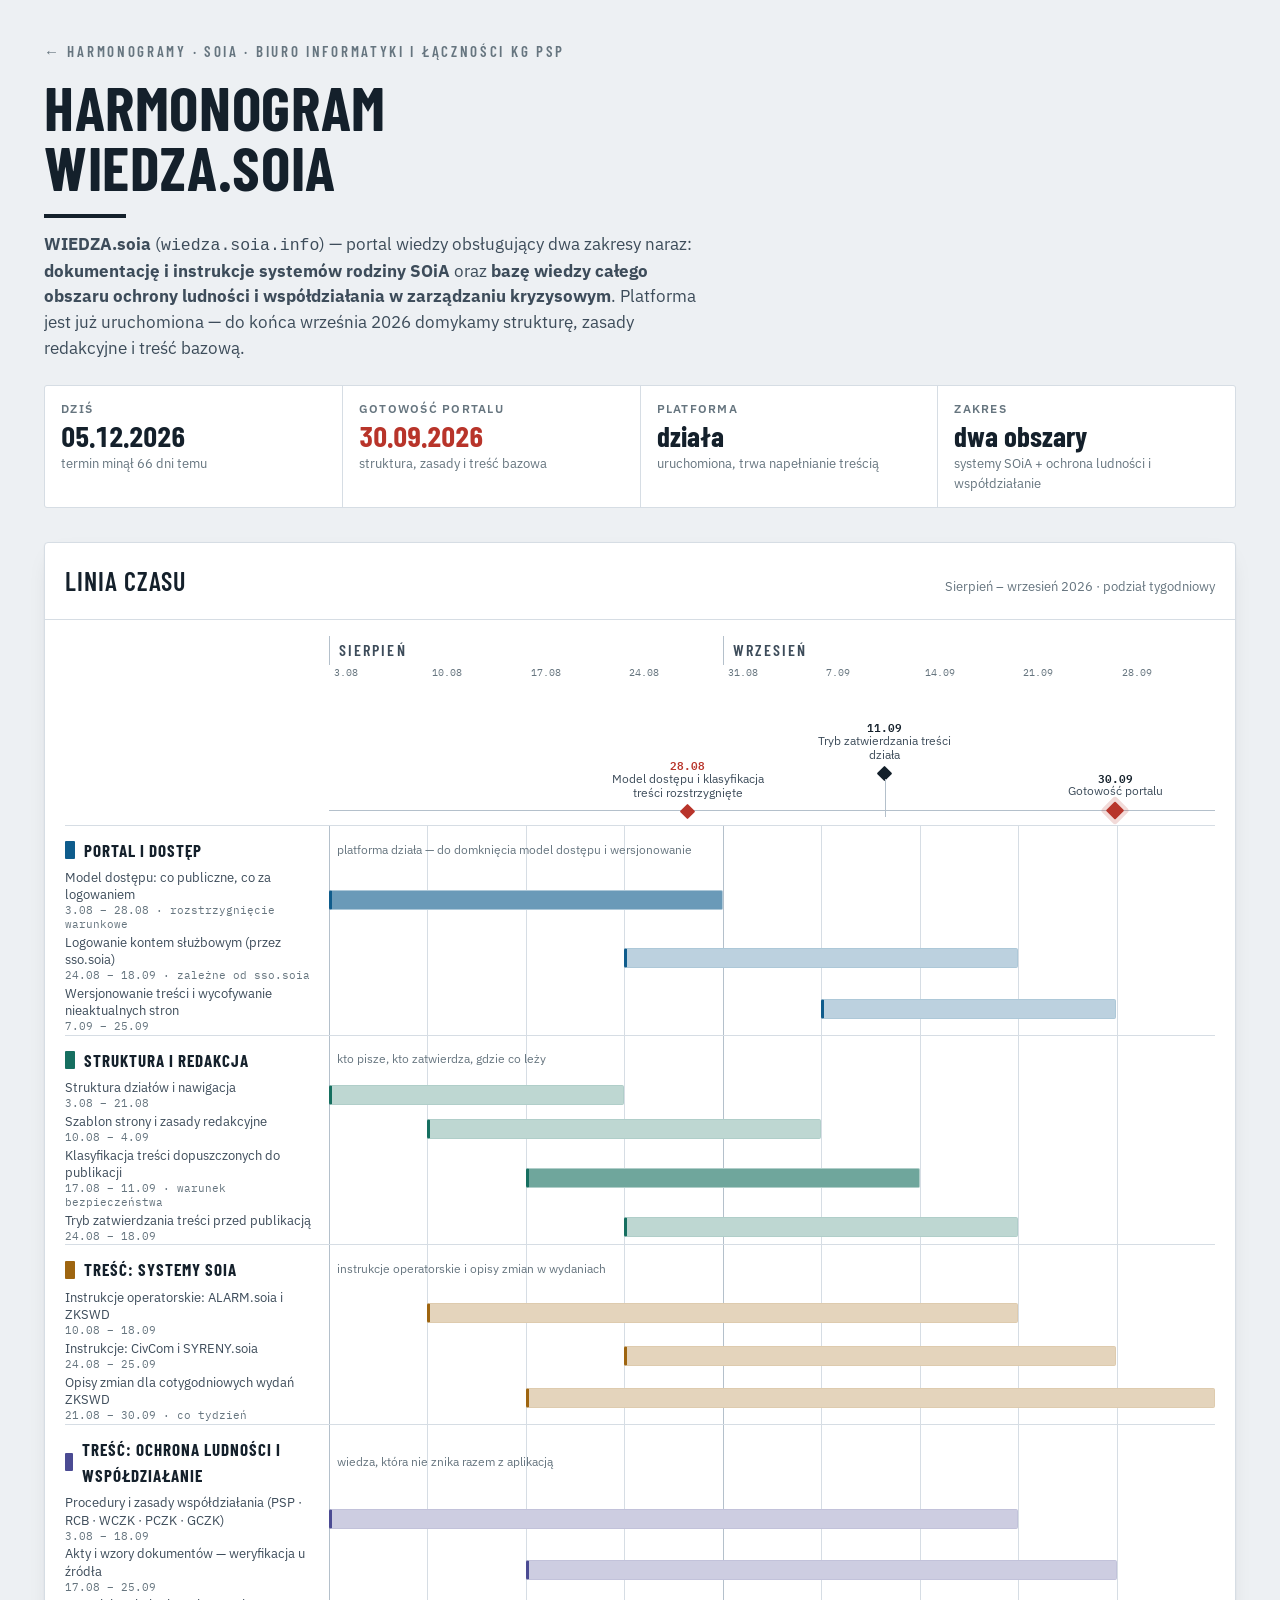
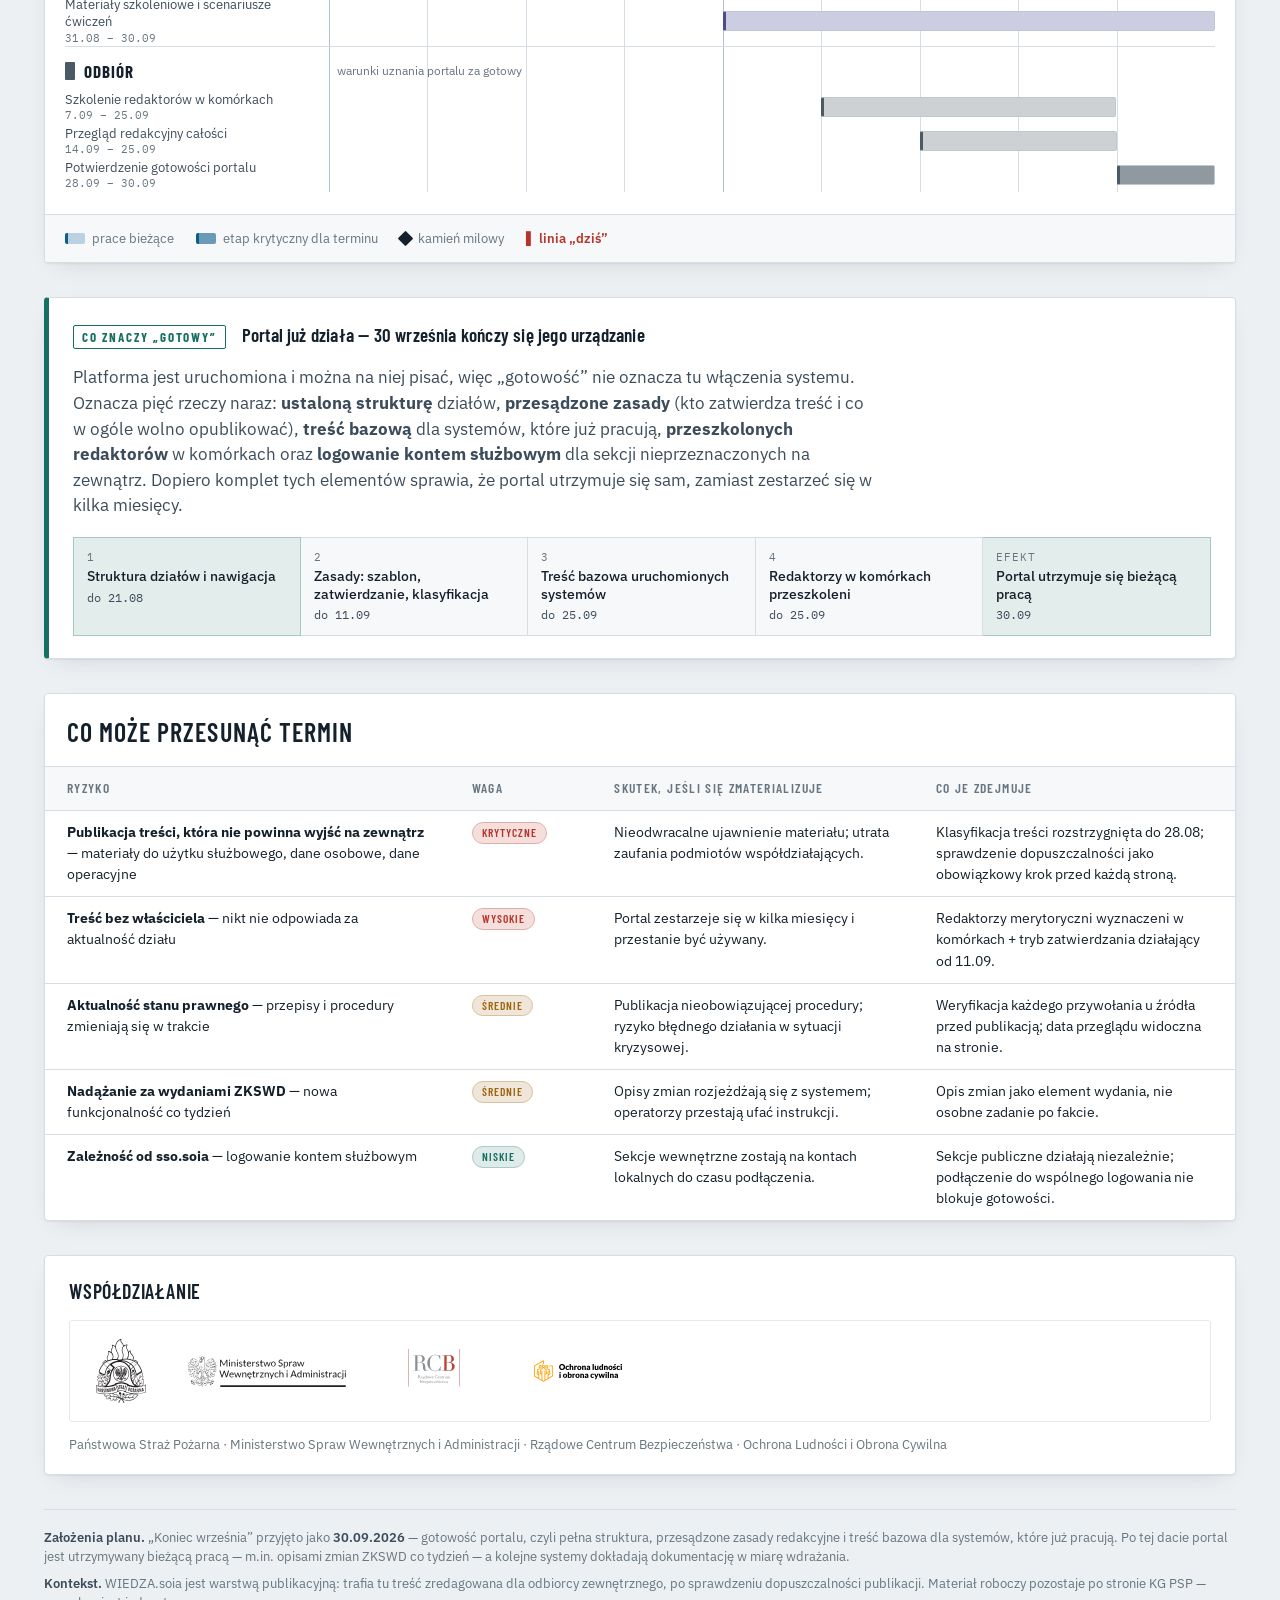
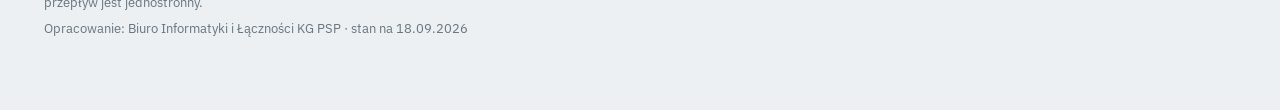
<file: wiedza-soia/index.html>
<!doctype html>
<html lang="pl">
<head>
<meta charset="utf-8">
<meta name="viewport" content="width=device-width, initial-scale=1">
<title>Harmonogram WIEDZA.soia — KG PSP</title>
<meta name="description" content="Harmonogram portalu wiedzy WIEDZA.soia.info — dokumentacja systemów rodziny SOiA oraz baza wiedzy ochrony ludności i współdziałania w zarządzaniu kryzysowym. Gotowość portalu 30.09.2026.">
<meta name="author" content="Biuro Informatyki i Łączności KG PSP">
<meta property="og:type" content="article">
<meta property="og:title" content="Harmonogram WIEDZA.soia">
<meta property="og:description" content="Harmonogram portalu wiedzy WIEDZA.soia.info — dokumentacja systemów rodziny SOiA oraz baza wiedzy ochrony ludności i współdziałania w zarządzaniu kryzysowym. Gotowość portalu 30.09.2026.">
<meta property="og:url" content="https://kgpsp.github.io/harmonogramy/wiedza-soia/">
<meta property="og:locale" content="pl_PL">
<meta name="twitter:card" content="summary_large_image">
<link rel="icon" href="data:image/svg+xml,<svg xmlns=%22http://www.w3.org/2000/svg%22 viewBox=%220 0 100 100%22><text y=%22.9em%22 font-size=%2290%22>📚</text></svg>">
<link rel="preconnect" href="https://fonts.googleapis.com">
<link rel="preconnect" href="https://fonts.gstatic.com" crossorigin>
<link rel="stylesheet" href="https://fonts.googleapis.com/css2?family=Barlow+Condensed:wght@500;600;700&family=IBM+Plex+Sans:wght@400;500;600&family=IBM+Plex+Mono:wght@400;500;600&display=swap">
<link rel="stylesheet" href="../assets/harmonogram.css">
</head>
<body>
<div class="wrap">

  <header>
    <p class="eyebrow"><a class="back" href="../">← Harmonogramy</a> · SOiA · Biuro Informatyki i Łączności KG PSP</p>
    <h1>Harmonogram<br>WIEDZA.soia</h1>
    <div class="title-rule"></div>
    <p class="lead"><b>WIEDZA.soia</b> (<code>wiedza.soia.info</code>) — portal wiedzy obsługujący dwa zakresy naraz: <b>dokumentację i instrukcje systemów rodziny SOiA</b> oraz <b>bazę wiedzy całego obszaru ochrony ludności i współdziałania w zarządzaniu kryzysowym</b>. Platforma jest już uruchomiona — do końca września 2026 domykamy strukturę, zasady redakcyjne i treść bazową.</p>

    <div class="facts">
      <div class="fact"><span class="k">Dziś</span><span class="v" data-today-date>20.08.2026</span><span class="n" data-time-left>6 tygodni do gotowości</span></div>
      <div class="fact is-critical"><span class="k">Gotowość portalu</span><span class="v">30.09.2026</span><span class="n">struktura, zasady i treść bazowa</span></div>
      <div class="fact"><span class="k">Platforma</span><span class="v">działa</span><span class="n">uruchomiona, trwa napełnianie treścią</span></div>
      <div class="fact"><span class="k">Zakres</span><span class="v">dwa obszary</span><span class="n">systemy SOiA + ochrona ludności i współdziałanie</span></div>
    </div>
  </header>

  <section class="chart-card">
    <div class="chart-head">
      <h2>Linia czasu</h2>
      <p class="chart-note">Sierpień – wrzesień 2026 · podział tygodniowy</p>
    </div>

    <div class="scroll">
      <div class="chart" style="--weeks:9;min-width:1100px" data-t-start="2026-08-03" data-t-weeks="9" data-t-deadline="2026-09-30" data-t-left-suffix="do gotowości">

        <div class="months">
          <div style="grid-column:1"></div>
          <div class="m" style="grid-column:2/6">Sierpień</div>
          <div class="m" style="grid-column:6/11">Wrzesień</div>
        </div>

        <div class="weeks">
          <div></div>
          <div class="w">3.08</div>
          <div class="w">10.08</div>
          <div class="w">17.08</div>
          <div class="w">24.08</div>
          <div class="w">31.08</div>
          <div class="w">7.09</div>
          <div class="w">14.09</div>
          <div class="w">21.09</div>
          <div class="w">28.09</div>
        </div>

        <div class="rail">
          <div class="rail-track">
            <div class="rail-line"></div>
            <div class="ms is-critical" style="left:40.48%">
              <span class="lbl"><span class="d">28.08</span>Model dostępu i klasyfikacja<br>treści rozstrzygnięte</span>
              <span class="dot"></span>
            </div>
            <div class="ms raise" style="left:62.70%">
              <span class="lbl"><span class="d">11.09</span>Tryb zatwierdzania treści działa</span>
              <span class="dot"></span>
            </div>
            <div class="ms is-final edge-r" style="left:92.86%">
              <span class="lbl"><span class="d">30.09</span>Gotowość portalu</span>
              <span class="dot"></span>
            </div>
          </div>
        </div>

        <div class="lanes">
          <div class="grid-bg" aria-hidden="true">
            <div class="gl strong" style="left:0%"></div>
            <div class="gl" style="left:11.111%"></div>
            <div class="gl" style="left:22.222%"></div>
            <div class="gl" style="left:33.333%"></div>
            <div class="gl strong" style="left:44.444%"></div>
            <div class="gl" style="left:55.556%"></div>
            <div class="gl" style="left:66.667%"></div>
            <div class="gl" style="left:77.778%"></div>
            <div class="gl" style="left:88.889%"></div>
            <div class="today" data-today-line hidden></div>
          </div>

          <div class="lane" style="--c:var(--lane-portal)">
            <div class="lane-title"><span class="t"><span class="swatch"></span>Portal i dostęp</span><span class="meta">platforma działa — do domknięcia model dostępu i wersjonowanie</span></div>
            <div class="row"><span class="name">Model dostępu: co publiczne, co za logowaniem<span class="dates">3.08 – 28.08 · rozstrzygnięcie warunkowe</span></span><span class="bar solid" style="--s:2;--e:6"></span></div>
            <div class="row"><span class="name">Logowanie kontem służbowym (przez sso.soia)<span class="dates">24.08 – 18.09 · zależne od sso.soia</span></span><span class="bar" style="--s:5;--e:9"></span></div>
            <div class="row"><span class="name">Wersjonowanie treści i wycofywanie nieaktualnych stron<span class="dates">7.09 – 25.09</span></span><span class="bar" style="--s:7;--e:10"></span></div>
          </div>
          <div class="lane" style="--c:var(--lane-api)">
            <div class="lane-title"><span class="t"><span class="swatch"></span>Struktura i redakcja</span><span class="meta">kto pisze, kto zatwierdza, gdzie co leży</span></div>
            <div class="row"><span class="name">Struktura działów i nawigacja<span class="dates">3.08 – 21.08</span></span><span class="bar" style="--s:2;--e:5"></span></div>
            <div class="row"><span class="name">Szablon strony i zasady redakcyjne<span class="dates">10.08 – 4.09</span></span><span class="bar" style="--s:3;--e:7"></span></div>
            <div class="row"><span class="name">Klasyfikacja treści dopuszczonych do publikacji<span class="dates">17.08 – 11.09 · warunek bezpieczeństwa</span></span><span class="bar solid" style="--s:4;--e:8"></span></div>
            <div class="row"><span class="name">Tryb zatwierdzania treści przed publikacją<span class="dates">24.08 – 18.09</span></span><span class="bar" style="--s:5;--e:9"></span></div>
          </div>
          <div class="lane" style="--c:var(--lane-and)">
            <div class="lane-title"><span class="t"><span class="swatch"></span>Treść: systemy SOiA</span><span class="meta">instrukcje operatorskie i opisy zmian w wydaniach</span></div>
            <div class="row"><span class="name">Instrukcje operatorskie: ALARM.soia i ZKSWD<span class="dates">10.08 – 18.09</span></span><span class="bar" style="--s:3;--e:9"></span></div>
            <div class="row"><span class="name">Instrukcje: CivCom i SYRENY.soia<span class="dates">24.08 – 25.09</span></span><span class="bar" style="--s:5;--e:10"></span></div>
            <div class="row"><span class="name">Opisy zmian dla cotygodniowych wydań ZKSWD<span class="dates">21.08 – 30.09 · co tydzień</span></span><span class="bar" style="--s:4;--e:11"></span></div>
          </div>
          <div class="lane" style="--c:var(--lane-qa)">
            <div class="lane-title"><span class="t"><span class="swatch"></span>Treść: ochrona ludności i współdziałanie</span><span class="meta">wiedza, która nie znika razem z aplikacją</span></div>
            <div class="row"><span class="name">Procedury i zasady współdziałania (PSP · RCB · WCZK · PCZK · GCZK)<span class="dates">3.08 – 18.09</span></span><span class="bar" style="--s:2;--e:9"></span></div>
            <div class="row"><span class="name">Akty i wzory dokumentów — weryfikacja u źródła<span class="dates">17.08 – 25.09</span></span><span class="bar" style="--s:4;--e:10"></span></div>
            <div class="row"><span class="name">Materiały szkoleniowe i scenariusze ćwiczeń<span class="dates">31.08 – 30.09</span></span><span class="bar" style="--s:6;--e:11"></span></div>
          </div>
          <div class="lane" style="--c:var(--lane-dep)">
            <div class="lane-title"><span class="t"><span class="swatch"></span>Odbiór</span><span class="meta">warunki uznania portalu za gotowy</span></div>
            <div class="row"><span class="name">Szkolenie redaktorów w komórkach<span class="dates">7.09 – 25.09</span></span><span class="bar" style="--s:7;--e:10"></span></div>
            <div class="row"><span class="name">Przegląd redakcyjny całości<span class="dates">14.09 – 25.09</span></span><span class="bar" style="--s:8;--e:10"></span></div>
            <div class="row"><span class="name">Potwierdzenie gotowości portalu<span class="dates">28.09 – 30.09</span></span><span class="bar solid" style="--s:10;--e:11"></span></div>
          </div>
        </div>
      </div>
    </div>

    <div class="legend">
      <span><i class="plain"></i> prace bieżące</span>
      <span><i class="solidx"></i> etap krytyczny dla terminu</span>
      <span><i class="diamond"></i> kamień milowy</span>
      <span class="lg-today">▌ linia „dziś”</span>
    </div>
  </section>

  <section class="critical neutral">
    <div class="hd">
      <span class="tag">Co znaczy „gotowy”</span>
      <h3 style="flex:1 1 320px">Portal już działa — 30 września kończy się jego urządzanie</h3>
    </div>
    <p class="lead" style="max-width:80ch">Platforma jest uruchomiona i można na niej pisać, więc „gotowość” nie oznacza tu włączenia systemu. Oznacza pięć rzeczy naraz: <b>ustaloną strukturę</b> działów, <b>przesądzone zasady</b> (kto zatwierdza treść i co w ogóle wolno opublikować), <b>treść bazową</b> dla systemów, które już pracują, <b>przeszkolonych redaktorów</b> w komórkach oraz <b>logowanie kontem służbowym</b> dla sekcji nieprzeznaczonych na zewnątrz. Dopiero komplet tych elementów sprawia, że portal utrzymuje się sam, zamiast zestarzeć się w kilka miesięcy.</p>
    <div class="chain">
      <div class="step first"><span class="sn">1</span><span class="st">Struktura działów i nawigacja</span><span class="sd">do 21.08</span></div>
      <div class="step"><span class="sn">2</span><span class="st">Zasady: szablon, zatwierdzanie, klasyfikacja</span><span class="sd">do 11.09</span></div>
      <div class="step"><span class="sn">3</span><span class="st">Treść bazowa uruchomionych systemów</span><span class="sd">do 25.09</span></div>
      <div class="step"><span class="sn">4</span><span class="st">Redaktorzy w komórkach przeszkoleni</span><span class="sd">do 25.09</span></div>
      <div class="step last"><span class="sn">Efekt</span><span class="st">Portal utrzymuje się bieżącą pracą</span><span class="sd">30.09</span></div>
    </div>
  </section>

  <section class="panel">
    <h2>Co może przesunąć termin</h2>
    <div class="tablewrap">
      <table>
        <thead><tr><th style="width:34%">Ryzyko</th><th style="width:12%">Waga</th><th style="width:27%">Skutek, jeśli się zmaterializuje</th><th style="width:27%">Co je zdejmuje</th></tr></thead>
        <tbody>
          <tr><td><b>Publikacja treści, która nie powinna wyjść na zewnątrz</b> — materiały do użytku służbowego, dane osobowe, dane operacyjne</td><td class="sev"><span class="pill hi">Krytyczne</span></td><td>Nieodwracalne ujawnienie materiału; utrata zaufania podmiotów współdziałających.</td><td>Klasyfikacja treści rozstrzygnięta do 28.08; sprawdzenie dopuszczalności jako obowiązkowy krok przed każdą stroną.</td></tr>
          <tr><td><b>Treść bez właściciela</b> — nikt nie odpowiada za aktualność działu</td><td class="sev"><span class="pill hi">Wysokie</span></td><td>Portal zestarzeje się w kilka miesięcy i przestanie być używany.</td><td>Redaktorzy merytoryczni wyznaczeni w komórkach + tryb zatwierdzania działający od 11.09.</td></tr>
          <tr><td><b>Aktualność stanu prawnego</b> — przepisy i procedury zmieniają się w trakcie</td><td class="sev"><span class="pill md">Średnie</span></td><td>Publikacja nieobowiązującej procedury; ryzyko błędnego działania w sytuacji kryzysowej.</td><td>Weryfikacja każdego przywołania u źródła przed publikacją; data przeglądu widoczna na stronie.</td></tr>
          <tr><td><b>Nadążanie za wydaniami ZKSWD</b> — nowa funkcjonalność co tydzień</td><td class="sev"><span class="pill md">Średnie</span></td><td>Opisy zmian rozjeżdżają się z systemem; operatorzy przestają ufać instrukcji.</td><td>Opis zmian jako element wydania, nie osobne zadanie po fakcie.</td></tr>
          <tr><td><b>Zależność od sso.soia</b> — logowanie kontem służbowym</td><td class="sev"><span class="pill lo">Niskie</span></td><td>Sekcje wewnętrzne zostają na kontach lokalnych do czasu podłączenia.</td><td>Sekcje publiczne działają niezależnie; podłączenie do wspólnego logowania nie blokuje gotowości.</td></tr>
        </tbody>
      </table>
    </div>
  </section>

  <section class="orgs">
    <h2>Współdziałanie</h2>
    <div class="plate">
      <img class="l-psp" src="../assets/logo/psp.svg" alt="Państwowa Straż Pożarna" width="45" height="58" loading="lazy">
      <img class="l-mswia" src="../assets/logo/mswia.svg" alt="Ministerstwo Spraw Wewnętrznych i Administracji" width="143" height="28" loading="lazy">
      <img class="l-rcb" src="../assets/logo/rcb.svg" alt="Rządowe Centrum Bezpieczeństwa" width="82" height="46" loading="lazy">
      <img class="l-olioc" src="../assets/logo/olioc.svg" alt="Ochrona Ludności i Obrona Cywilna" width="100" height="34" loading="lazy">
    </div>
    <p class="names">Państwowa Straż Pożarna · Ministerstwo Spraw Wewnętrznych i Administracji · Rządowe Centrum Bezpieczeństwa · Ochrona Ludności i Obrona Cywilna</p>
  </section>

  <footer>
    <p><b>Założenia planu.</b> „Koniec września” przyjęto jako <b>30.09.2026</b> — gotowość portalu, czyli pełna struktura, przesądzone zasady redakcyjne i treść bazowa dla systemów, które już pracują. Po tej dacie portal jest utrzymywany bieżącą pracą — m.in. opisami zmian ZKSWD co tydzień — a kolejne systemy dokładają dokumentację w miarę wdrażania.</p>
    <p><b>Kontekst.</b> WIEDZA.soia jest warstwą publikacyjną: trafia tu treść zredagowana dla odbiorcy zewnętrznego, po sprawdzeniu dopuszczalności publikacji. Materiał roboczy pozostaje po stronie KG PSP — przepływ jest jednostronny.</p>
    <p>Opracowanie: Biuro Informatyki i Łączności KG PSP · <span data-updated>stan na 18.09.2026</span></p>
  </footer>

</div>
<script src="../assets/timeline.js"></script>
</body>
</html>
</file>
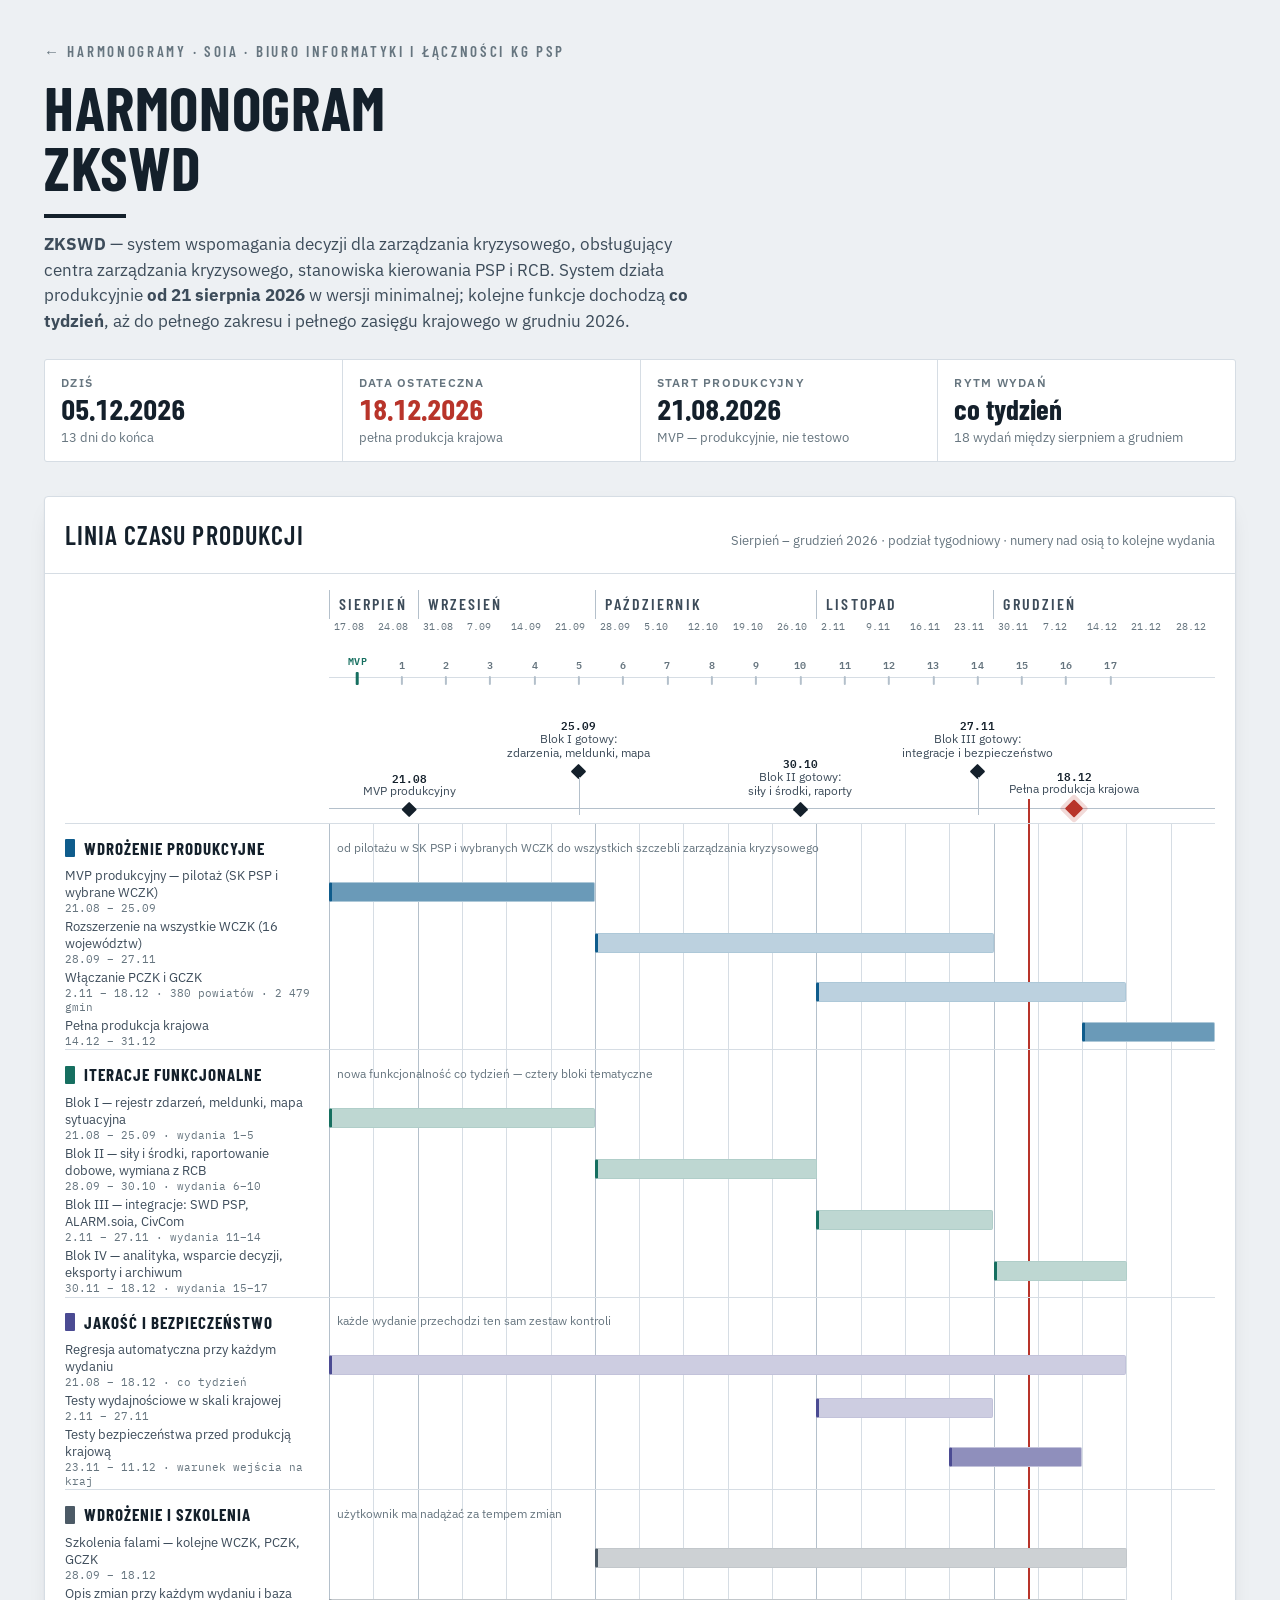
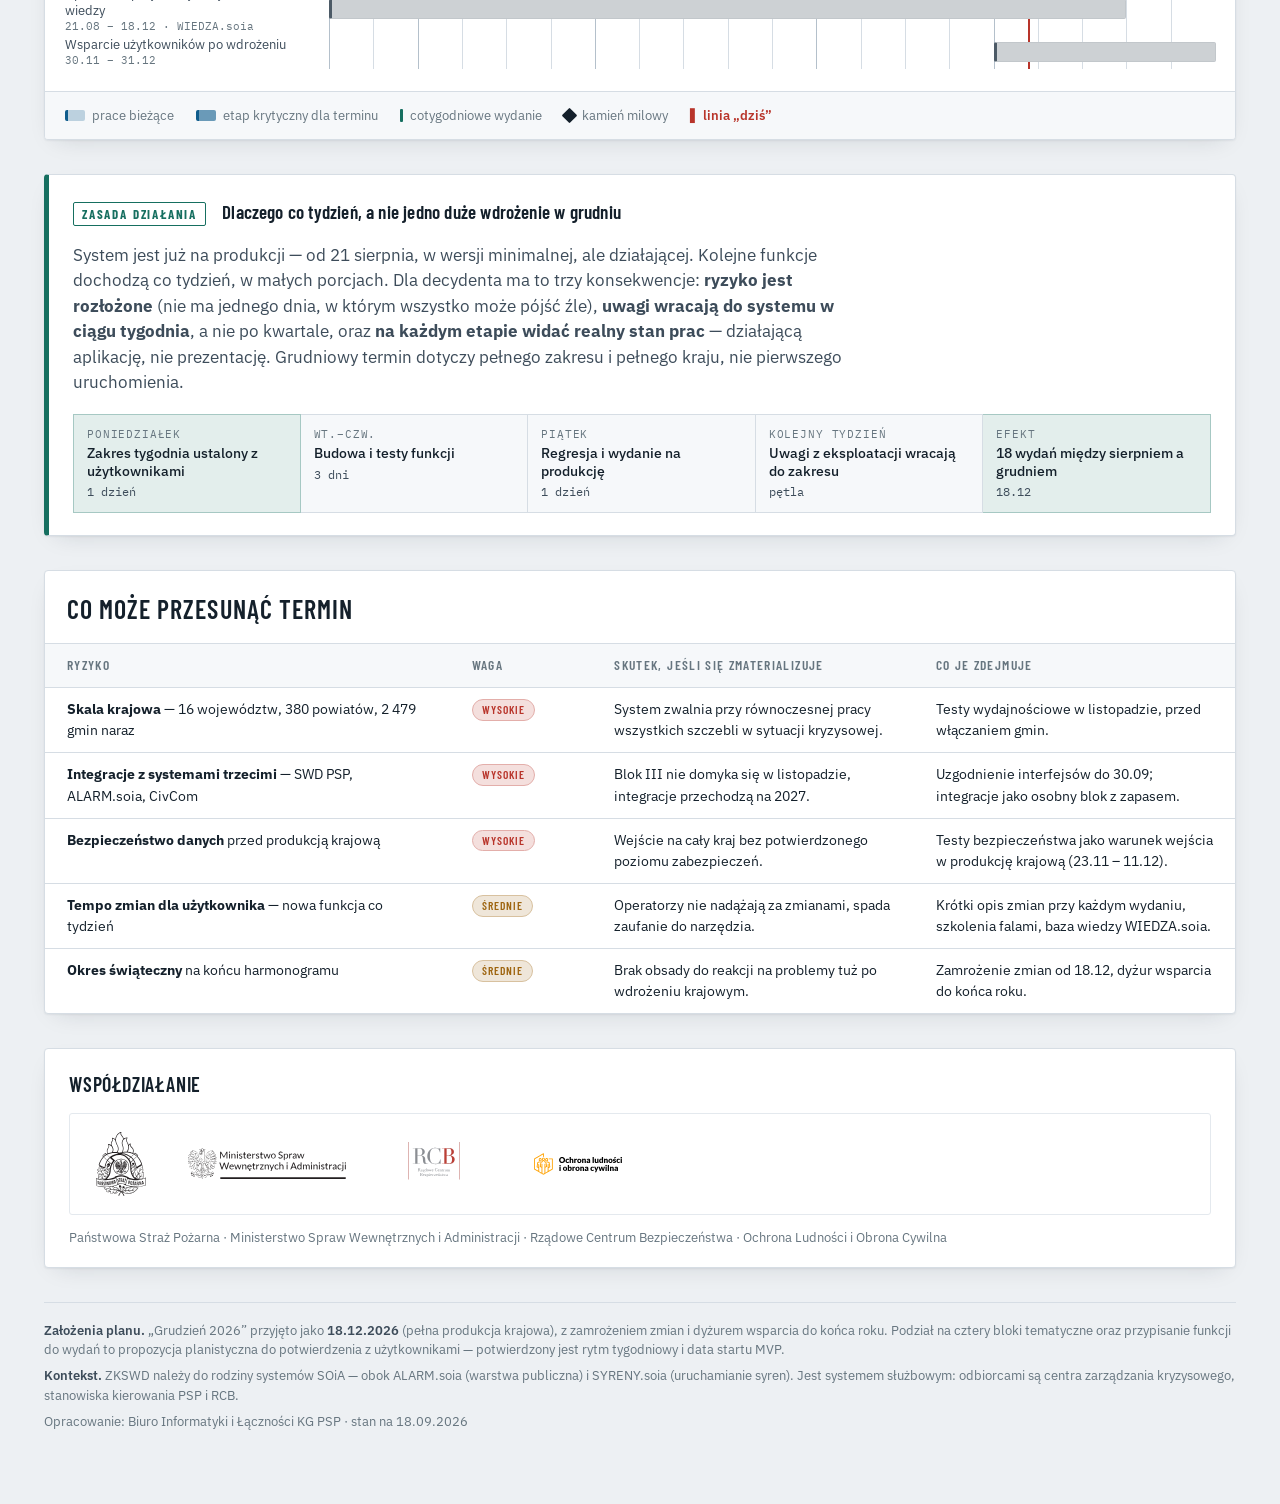
<file: zkswd/index.html>
<!doctype html>
<html lang="pl">
<head>
<meta charset="utf-8">
<meta name="viewport" content="width=device-width, initial-scale=1">
<title>Harmonogram ZKSWD — KG PSP</title>
<meta name="description" content="Harmonogram ZKSWD — systemu wspomagania decyzji dla zarządzania kryzysowego. MVP produkcyjny od 21.08.2026, nowe funkcje co tydzień, pełna produkcja krajowa do grudnia 2026.">
<meta name="author" content="Biuro Informatyki i Łączności KG PSP">
<meta property="og:type" content="article">
<meta property="og:title" content="Harmonogram ZKSWD">
<meta property="og:description" content="Harmonogram ZKSWD — systemu wspomagania decyzji dla zarządzania kryzysowego. MVP produkcyjny od 21.08.2026, nowe funkcje co tydzień, pełna produkcja krajowa do grudnia 2026.">
<meta property="og:url" content="https://kgpsp.github.io/harmonogramy/zkswd/">
<meta property="og:locale" content="pl_PL">
<meta name="twitter:card" content="summary_large_image">
<link rel="icon" href="data:image/svg+xml,<svg xmlns=%22http://www.w3.org/2000/svg%22 viewBox=%220 0 100 100%22><text y=%22.9em%22 font-size=%2290%22>🧭</text></svg>">
<link rel="preconnect" href="https://fonts.googleapis.com">
<link rel="preconnect" href="https://fonts.gstatic.com" crossorigin>
<link rel="stylesheet" href="https://fonts.googleapis.com/css2?family=Barlow+Condensed:wght@500;600;700&family=IBM+Plex+Sans:wght@400;500;600&family=IBM+Plex+Mono:wght@400;500;600&display=swap">
<link rel="stylesheet" href="../assets/harmonogram.css">
</head>
<body>
<div class="wrap">

  <header>
    <p class="eyebrow"><a class="back" href="../">← Harmonogramy</a> · SOiA · Biuro Informatyki i Łączności KG PSP</p>
    <h1>Harmonogram<br>ZKSWD</h1>
    <div class="title-rule"></div>
    <p class="lead"><b>ZKSWD</b> — system wspomagania decyzji dla zarządzania kryzysowego, obsługujący centra zarządzania kryzysowego, stanowiska kierowania PSP i RCB. System działa produkcyjnie <b>od 21 sierpnia 2026</b> w wersji minimalnej; kolejne funkcje dochodzą <b>co tydzień</b>, aż do pełnego zakresu i pełnego zasięgu krajowego w grudniu 2026.</p>

    <div class="facts">
      <div class="fact"><span class="k">Dziś</span><span class="v" data-today-date>20.08.2026</span><span class="n" data-time-left>17 tygodni do końca</span></div>
      <div class="fact is-critical"><span class="k">Data ostateczna</span><span class="v">18.12.2026</span><span class="n">pełna produkcja krajowa</span></div>
      <div class="fact"><span class="k">Start produkcyjny</span><span class="v">21.08.2026</span><span class="n">MVP — produkcyjnie, nie testowo</span></div>
      <div class="fact"><span class="k">Rytm wydań</span><span class="v">co tydzień</span><span class="n">18 wydań między sierpniem a grudniem</span></div>
    </div>
  </header>

  <section class="chart-card">
    <div class="chart-head">
      <h2>Linia czasu produkcji</h2>
      <p class="chart-note">Sierpień – grudzień 2026 · podział tygodniowy · numery nad osią to kolejne wydania</p>
    </div>

    <div class="scroll">
      <div class="chart" style="--weeks:20;min-width:1120px" data-t-start="2026-08-17" data-t-weeks="20" data-t-deadline="2026-12-18">

        <div class="months">
          <div style="grid-column:1"></div>
          <div class="m" style="grid-column:2/4">Sierpień</div>
          <div class="m" style="grid-column:4/8">Wrzesień</div>
          <div class="m" style="grid-column:8/13">Październik</div>
          <div class="m" style="grid-column:13/17">Listopad</div>
          <div class="m" style="grid-column:17/22">Grudzień</div>
        </div>

        <div class="weeks">
          <div></div>
          <div class="w">17.08</div>
          <div class="w">24.08</div>
          <div class="w">31.08</div>
          <div class="w">7.09</div>
          <div class="w">14.09</div>
          <div class="w">21.09</div>
          <div class="w">28.09</div>
          <div class="w">5.10</div>
          <div class="w">12.10</div>
          <div class="w">19.10</div>
          <div class="w">26.10</div>
          <div class="w">2.11</div>
          <div class="w">9.11</div>
          <div class="w">16.11</div>
          <div class="w">23.11</div>
          <div class="w">30.11</div>
          <div class="w">7.12</div>
          <div class="w">14.12</div>
          <div class="w">21.12</div>
          <div class="w">28.12</div>
        </div>
        <div class="rel-rail">
            <div class="rel-line"></div>
            <span class="rel is-mvp" style="left:3.21%" title="MVP produkcyjny — 21.08.2026"><span class="rel-n">MVP</span><span class="rel-tick"></span></span>
            <span class="rel" style="left:8.21%" title="Iteracja 1 — 28.08.2026"><span class="rel-n">1</span><span class="rel-tick"></span></span>
            <span class="rel" style="left:13.21%" title="Iteracja 2 — 04.09.2026"><span class="rel-n">2</span><span class="rel-tick"></span></span>
            <span class="rel" style="left:18.21%" title="Iteracja 3 — 11.09.2026"><span class="rel-n">3</span><span class="rel-tick"></span></span>
            <span class="rel" style="left:23.21%" title="Iteracja 4 — 18.09.2026"><span class="rel-n">4</span><span class="rel-tick"></span></span>
            <span class="rel" style="left:28.21%" title="Iteracja 5 — 25.09.2026"><span class="rel-n">5</span><span class="rel-tick"></span></span>
            <span class="rel" style="left:33.21%" title="Iteracja 6 — 02.10.2026"><span class="rel-n">6</span><span class="rel-tick"></span></span>
            <span class="rel" style="left:38.21%" title="Iteracja 7 — 09.10.2026"><span class="rel-n">7</span><span class="rel-tick"></span></span>
            <span class="rel" style="left:43.21%" title="Iteracja 8 — 16.10.2026"><span class="rel-n">8</span><span class="rel-tick"></span></span>
            <span class="rel" style="left:48.21%" title="Iteracja 9 — 23.10.2026"><span class="rel-n">9</span><span class="rel-tick"></span></span>
            <span class="rel" style="left:53.21%" title="Iteracja 10 — 30.10.2026"><span class="rel-n">10</span><span class="rel-tick"></span></span>
            <span class="rel" style="left:58.21%" title="Iteracja 11 — 06.11.2026"><span class="rel-n">11</span><span class="rel-tick"></span></span>
            <span class="rel" style="left:63.21%" title="Iteracja 12 — 13.11.2026"><span class="rel-n">12</span><span class="rel-tick"></span></span>
            <span class="rel" style="left:68.21%" title="Iteracja 13 — 20.11.2026"><span class="rel-n">13</span><span class="rel-tick"></span></span>
            <span class="rel" style="left:73.21%" title="Iteracja 14 — 27.11.2026"><span class="rel-n">14</span><span class="rel-tick"></span></span>
            <span class="rel" style="left:78.21%" title="Iteracja 15 — 04.12.2026"><span class="rel-n">15</span><span class="rel-tick"></span></span>
            <span class="rel" style="left:83.21%" title="Iteracja 16 — 11.12.2026"><span class="rel-n">16</span><span class="rel-tick"></span></span>
            <span class="rel" style="left:88.21%" title="Iteracja 17 — 18.12.2026"><span class="rel-n">17</span><span class="rel-tick"></span></span>
        </div>

        <div class="rail">
          <div class="rail-track">
            <div class="rail-line"></div>
            <div class="ms edge-l" style="left:3.21%">
              <span class="lbl"><span class="d">21.08</span>MVP produkcyjny</span>
              <span class="dot"></span>
            </div>
            <div class="ms raise" style="left:28.21%">
              <span class="lbl"><span class="d">25.09</span>Blok I gotowy:<br>zdarzenia, meldunki, mapa</span>
              <span class="dot"></span>
            </div>
            <div class="ms" style="left:53.21%">
              <span class="lbl"><span class="d">30.10</span>Blok II gotowy:<br>siły i środki, raporty</span>
              <span class="dot"></span>
            </div>
            <div class="ms raise" style="left:73.21%">
              <span class="lbl"><span class="d">27.11</span>Blok III gotowy:<br>integracje i bezpieczeństwo</span>
              <span class="dot"></span>
            </div>
            <div class="ms is-final edge-r" style="left:88.21%">
              <span class="lbl"><span class="d">18.12</span>Pełna produkcja krajowa</span>
              <span class="dot"></span>
            </div>
          </div>
        </div>

        <div class="lanes">
          <div class="grid-bg" aria-hidden="true">
            <div class="gl strong" style="left:0%"></div>
            <div class="gl" style="left:5.000%"></div>
            <div class="gl strong" style="left:10.000%"></div>
            <div class="gl" style="left:15.000%"></div>
            <div class="gl" style="left:20.000%"></div>
            <div class="gl" style="left:25.000%"></div>
            <div class="gl strong" style="left:30.000%"></div>
            <div class="gl" style="left:35.000%"></div>
            <div class="gl" style="left:40.000%"></div>
            <div class="gl" style="left:45.000%"></div>
            <div class="gl" style="left:50.000%"></div>
            <div class="gl strong" style="left:55.000%"></div>
            <div class="gl" style="left:60.000%"></div>
            <div class="gl" style="left:65.000%"></div>
            <div class="gl" style="left:70.000%"></div>
            <div class="gl strong" style="left:75.000%"></div>
            <div class="gl" style="left:80.000%"></div>
            <div class="gl" style="left:85.000%"></div>
            <div class="gl" style="left:90.000%"></div>
            <div class="gl" style="left:95.000%"></div>
            <div class="today" data-today-line hidden></div>
          </div>

          <div class="lane" style="--c:var(--lane-portal)">
            <div class="lane-title"><span class="t"><span class="swatch"></span>Wdrożenie produkcyjne</span><span class="meta">od pilotażu w SK PSP i wybranych WCZK do wszystkich szczebli zarządzania kryzysowego</span></div>
            <div class="row"><span class="name">MVP produkcyjny — pilotaż (SK PSP i wybrane WCZK)<span class="dates">21.08 – 25.09</span></span><span class="bar solid" style="--s:2;--e:8"></span></div>
            <div class="row"><span class="name">Rozszerzenie na wszystkie WCZK (16 województw)<span class="dates">28.09 – 27.11</span></span><span class="bar" style="--s:8;--e:17"></span></div>
            <div class="row"><span class="name">Włączanie PCZK i GCZK<span class="dates">2.11 – 18.12 · 380 powiatów · 2 479 gmin</span></span><span class="bar" style="--s:13;--e:20"></span></div>
            <div class="row"><span class="name">Pełna produkcja krajowa<span class="dates">14.12 – 31.12</span></span><span class="bar solid" style="--s:19;--e:22"></span></div>
          </div>
          <div class="lane" style="--c:var(--lane-api)">
            <div class="lane-title"><span class="t"><span class="swatch"></span>Iteracje funkcjonalne</span><span class="meta">nowa funkcjonalność co tydzień — cztery bloki tematyczne</span></div>
            <div class="row"><span class="name">Blok I — rejestr zdarzeń, meldunki, mapa sytuacyjna<span class="dates">21.08 – 25.09 · wydania 1–5</span></span><span class="bar" style="--s:2;--e:8"></span></div>
            <div class="row"><span class="name">Blok II — siły i środki, raportowanie dobowe, wymiana z RCB<span class="dates">28.09 – 30.10 · wydania 6–10</span></span><span class="bar" style="--s:8;--e:13"></span></div>
            <div class="row"><span class="name">Blok III — integracje: SWD PSP, ALARM.soia, CivCom<span class="dates">2.11 – 27.11 · wydania 11–14</span></span><span class="bar" style="--s:13;--e:17"></span></div>
            <div class="row"><span class="name">Blok IV — analityka, wsparcie decyzji, eksporty i archiwum<span class="dates">30.11 – 18.12 · wydania 15–17</span></span><span class="bar" style="--s:17;--e:20"></span></div>
          </div>
          <div class="lane" style="--c:var(--lane-qa)">
            <div class="lane-title"><span class="t"><span class="swatch"></span>Jakość i bezpieczeństwo</span><span class="meta">każde wydanie przechodzi ten sam zestaw kontroli</span></div>
            <div class="row"><span class="name">Regresja automatyczna przy każdym wydaniu<span class="dates">21.08 – 18.12 · co tydzień</span></span><span class="bar" style="--s:2;--e:20"></span></div>
            <div class="row"><span class="name">Testy wydajnościowe w skali krajowej<span class="dates">2.11 – 27.11</span></span><span class="bar" style="--s:13;--e:17"></span></div>
            <div class="row"><span class="name">Testy bezpieczeństwa przed produkcją krajową<span class="dates">23.11 – 11.12 · warunek wejścia na kraj</span></span><span class="bar solid" style="--s:16;--e:19"></span></div>
          </div>
          <div class="lane" style="--c:var(--lane-dep)">
            <div class="lane-title"><span class="t"><span class="swatch"></span>Wdrożenie i szkolenia</span><span class="meta">użytkownik ma nadążać za tempem zmian</span></div>
            <div class="row"><span class="name">Szkolenia falami — kolejne WCZK, PCZK, GCZK<span class="dates">28.09 – 18.12</span></span><span class="bar" style="--s:8;--e:20"></span></div>
            <div class="row"><span class="name">Opis zmian przy każdym wydaniu i baza wiedzy<span class="dates">21.08 – 18.12 · WIEDZA.soia</span></span><span class="bar" style="--s:2;--e:20"></span></div>
            <div class="row"><span class="name">Wsparcie użytkowników po wdrożeniu<span class="dates">30.11 – 31.12</span></span><span class="bar" style="--s:17;--e:22"></span></div>
          </div>
        </div>
      </div>
    </div>

    <div class="legend">
      <span><i class="plain"></i> prace bieżące</span>
      <span><i class="solidx"></i> etap krytyczny dla terminu</span>
      <span><i class="tick"></i> cotygodniowe wydanie</span>
      <span><i class="diamond"></i> kamień milowy</span>
      <span class="lg-today">▌ linia „dziś”</span>
    </div>
  </section>

  <section class="critical neutral">
    <div class="hd">
      <span class="tag">Zasada działania</span>
      <h3 style="flex:1 1 320px">Dlaczego co tydzień, a nie jedno duże wdrożenie w grudniu</h3>
    </div>
    <p class="lead" style="max-width:80ch">System jest już na produkcji — od 21 sierpnia, w wersji minimalnej, ale działającej. Kolejne funkcje dochodzą co tydzień, w małych porcjach. Dla decydenta ma to trzy konsekwencje: <b>ryzyko jest rozłożone</b> (nie ma jednego dnia, w którym wszystko może pójść źle), <b>uwagi wracają do systemu w ciągu tygodnia</b>, a nie po kwartale, oraz <b>na każdym etapie widać realny stan prac</b> — działającą aplikację, nie prezentację. Grudniowy termin dotyczy pełnego zakresu i pełnego kraju, nie pierwszego uruchomienia.</p>
    <div class="chain">
      <div class="step first"><span class="sn">Poniedziałek</span><span class="st">Zakres tygodnia ustalony z użytkownikami</span><span class="sd">1 dzień</span></div>
      <div class="step"><span class="sn">Wt.–czw.</span><span class="st">Budowa i testy funkcji</span><span class="sd">3 dni</span></div>
      <div class="step"><span class="sn">Piątek</span><span class="st">Regresja i wydanie na produkcję</span><span class="sd">1 dzień</span></div>
      <div class="step"><span class="sn">Kolejny tydzień</span><span class="st">Uwagi z eksploatacji wracają do zakresu</span><span class="sd">pętla</span></div>
      <div class="step last"><span class="sn">Efekt</span><span class="st">18 wydań między sierpniem a grudniem</span><span class="sd">18.12</span></div>
    </div>
  </section>

  <section class="panel">
    <h2>Co może przesunąć termin</h2>
    <div class="tablewrap">
      <table>
        <thead><tr><th style="width:34%">Ryzyko</th><th style="width:12%">Waga</th><th style="width:27%">Skutek, jeśli się zmaterializuje</th><th style="width:27%">Co je zdejmuje</th></tr></thead>
        <tbody>
          <tr><td><b>Skala krajowa</b> — 16 województw, 380 powiatów, 2 479 gmin naraz</td><td class="sev"><span class="pill hi">Wysokie</span></td><td>System zwalnia przy równoczesnej pracy wszystkich szczebli w sytuacji kryzysowej.</td><td>Testy wydajnościowe w listopadzie, przed włączaniem gmin.</td></tr>
          <tr><td><b>Integracje z systemami trzecimi</b> — SWD PSP, ALARM.soia, CivCom</td><td class="sev"><span class="pill hi">Wysokie</span></td><td>Blok III nie domyka się w listopadzie, integracje przechodzą na 2027.</td><td>Uzgodnienie interfejsów do 30.09; integracje jako osobny blok z zapasem.</td></tr>
          <tr><td><b>Bezpieczeństwo danych</b> przed produkcją krajową</td><td class="sev"><span class="pill hi">Wysokie</span></td><td>Wejście na cały kraj bez potwierdzonego poziomu zabezpieczeń.</td><td>Testy bezpieczeństwa jako warunek wejścia w produkcję krajową (23.11 – 11.12).</td></tr>
          <tr><td><b>Tempo zmian dla użytkownika</b> — nowa funkcja co tydzień</td><td class="sev"><span class="pill md">Średnie</span></td><td>Operatorzy nie nadążają za zmianami, spada zaufanie do narzędzia.</td><td>Krótki opis zmian przy każdym wydaniu, szkolenia falami, baza wiedzy WIEDZA.soia.</td></tr>
          <tr><td><b>Okres świąteczny</b> na końcu harmonogramu</td><td class="sev"><span class="pill md">Średnie</span></td><td>Brak obsady do reakcji na problemy tuż po wdrożeniu krajowym.</td><td>Zamrożenie zmian od 18.12, dyżur wsparcia do końca roku.</td></tr>
        </tbody>
      </table>
    </div>
  </section>

  <section class="orgs">
    <h2>Współdziałanie</h2>
    <div class="plate">
      <img class="l-psp" src="../assets/logo/psp.svg" alt="Państwowa Straż Pożarna" width="45" height="58" loading="lazy">
      <img class="l-mswia" src="../assets/logo/mswia.svg" alt="Ministerstwo Spraw Wewnętrznych i Administracji" width="143" height="28" loading="lazy">
      <img class="l-rcb" src="../assets/logo/rcb.svg" alt="Rządowe Centrum Bezpieczeństwa" width="82" height="46" loading="lazy">
      <img class="l-olioc" src="../assets/logo/olioc.svg" alt="Ochrona Ludności i Obrona Cywilna" width="100" height="34" loading="lazy">
    </div>
    <p class="names">Państwowa Straż Pożarna · Ministerstwo Spraw Wewnętrznych i Administracji · Rządowe Centrum Bezpieczeństwa · Ochrona Ludności i Obrona Cywilna</p>
  </section>

  <footer>
    <p><b>Założenia planu.</b> „Grudzień 2026” przyjęto jako <b>18.12.2026</b> (pełna produkcja krajowa), z zamrożeniem zmian i dyżurem wsparcia do końca roku. Podział na cztery bloki tematyczne oraz przypisanie funkcji do wydań to propozycja planistyczna do potwierdzenia z użytkownikami — potwierdzony jest rytm tygodniowy i data startu MVP.</p>
    <p><b>Kontekst.</b> ZKSWD należy do rodziny systemów SOiA — obok ALARM.soia (warstwa publiczna) i SYRENY.soia (uruchamianie syren). Jest systemem służbowym: odbiorcami są centra zarządzania kryzysowego, stanowiska kierowania PSP i RCB.</p>
    <p>Opracowanie: Biuro Informatyki i Łączności KG PSP · <span data-updated>stan na 18.09.2026</span></p>
  </footer>

</div>
<script src="../assets/timeline.js"></script>
</body>
</html>
</file>
<file: assets/harmonogram.css>
/* ==========================================================================
   Harmonogramy BIŁ KG PSP — wspólny system wizualny
   Jedna kolumna siatki = jeden tydzień. Kolory pasów przez --lane-*.
   ========================================================================== */

:root{
  --paper:#EDF0F3;
  --surface:#FFFFFF;
  --surface-2:#F6F8FA;
  --ink:#14202B;
  --ink-2:#3D4C5A;
  --muted:#66757F;
  --rule:#D6DDE4;
  --rule-strong:#B4C0CB;

  --lane-portal:#0F5C8C;
  --lane-api:#166F60;
  --lane-and:#9E6510;
  --lane-ios:#AC3529;
  --lane-qa:#4B4B93;
  --lane-dep:#4C5A66;

  --alarm:#B8342A;
  --ok:#166F60;
  --today:#B8342A;

  --shadow:0 1px 2px rgba(20,32,43,.06), 0 8px 24px -12px rgba(20,32,43,.18);
  --labelw:264px;
}
@media (prefers-color-scheme: dark){
  :root:not([data-theme="light"]){
    --paper:#0E141A;
    --surface:#161E26;
    --surface-2:#1B242D;
    --ink:#E7ECF1;
    --ink-2:#C2CCD6;
    --muted:#93A2AF;
    --rule:#2A3742;
    --rule-strong:#3D4E5C;

    --lane-portal:#5AA9DC;
    --lane-api:#4CBDA4;
    --lane-and:#DFA648;
    --lane-ios:#E4786B;
    --lane-qa:#9395E2;
    --lane-dep:#93A3B1;

    --alarm:#E4786B;
    --ok:#4CBDA4;
    --today:#E4786B;

    --shadow:0 1px 2px rgba(0,0,0,.4), 0 10px 30px -14px rgba(0,0,0,.7);
  }
}
:root[data-theme="dark"]{
  --paper:#0E141A;
  --surface:#161E26;
  --surface-2:#1B242D;
  --ink:#E7ECF1;
  --ink-2:#C2CCD6;
  --muted:#93A2AF;
  --rule:#2A3742;
  --rule-strong:#3D4E5C;

  --lane-portal:#5AA9DC;
  --lane-api:#4CBDA4;
  --lane-and:#DFA648;
  --lane-ios:#E4786B;
  --lane-qa:#9395E2;
  --lane-dep:#93A3B1;

  --alarm:#E4786B;
  --ok:#4CBDA4;
  --today:#E4786B;

  --shadow:0 1px 2px rgba(0,0,0,.4), 0 10px 30px -14px rgba(0,0,0,.7);
}

*{box-sizing:border-box}
body{
  margin:0;
  background:var(--paper);
  color:var(--ink);
  font-family:"IBM Plex Sans","Segoe UI",system-ui,sans-serif;
  font-size:15px;
  line-height:1.55;
  -webkit-font-smoothing:antialiased;
}
.wrap{
  max-width:1240px;
  margin:0 auto;
  padding:40px 24px 72px;
  display:flex;
  flex-direction:column;
  gap:34px;
}

/* ---------- typografia ---------- */
h1,h2,h3{margin:0;font-family:"Barlow Condensed","Arial Narrow",sans-serif;text-wrap:balance;letter-spacing:.01em}
h1{font-size:clamp(38px,6vw,62px);font-weight:700;line-height:.96;text-transform:uppercase}
h2{font-size:26px;font-weight:600;text-transform:uppercase;letter-spacing:.04em}
h3{font-size:19px;font-weight:600}
p{margin:0}
.eyebrow{
  font-family:"Barlow Condensed","Arial Narrow",sans-serif;
  font-size:15px;font-weight:600;text-transform:uppercase;letter-spacing:.18em;
  color:var(--muted);
}
.eyebrow .back{color:var(--muted);text-decoration:none;border-bottom:1px solid transparent}
.eyebrow .back:hover,.eyebrow .back:focus-visible{color:var(--ink);border-bottom-color:var(--rule-strong)}
.lead{max-width:66ch;color:var(--ink-2);font-size:16.5px}

/* ---------- nagłówek ---------- */
header{display:flex;flex-direction:column;gap:14px}
.title-rule{height:4px;background:var(--ink);width:82px;margin-top:4px}

.facts{
  display:grid;grid-template-columns:repeat(auto-fit,minmax(180px,1fr));gap:1px;
  background:var(--rule);border:1px solid var(--rule);border-radius:3px;overflow:hidden;
  margin-top:10px;
}
.fact{background:var(--surface);padding:14px 16px;display:flex;flex-direction:column;gap:3px}
.fact .k{font-size:11.5px;text-transform:uppercase;letter-spacing:.11em;color:var(--muted);font-weight:600}
.fact .v{font-family:"Barlow Condensed","Arial Narrow",sans-serif;font-size:29px;font-weight:700;line-height:1.05;font-variant-numeric:tabular-nums}
.fact .n{font-size:12.5px;color:var(--muted)}
.fact.is-critical .v{color:var(--alarm)}

/* ---------- chipy „za nami” ---------- */
.done{display:flex;flex-wrap:wrap;gap:8px;align-items:center}
.chip{
  display:inline-flex;align-items:baseline;gap:8px;
  border:1px solid var(--rule);border-radius:999px;background:var(--surface);
  padding:5px 13px 5px 11px;font-size:13px;color:var(--ink-2);
}
.chip b{font-family:"IBM Plex Mono",monospace;font-size:12px;font-weight:600;color:var(--ok);font-variant-numeric:tabular-nums}

/* ---------- wykres ---------- */
.chart-card{
  background:var(--surface);border:1px solid var(--rule);border-radius:4px;
  box-shadow:var(--shadow);overflow:hidden;
}
.chart-head{
  display:flex;flex-wrap:wrap;gap:12px 24px;align-items:baseline;justify-content:space-between;
  padding:18px 20px;border-bottom:1px solid var(--rule);
}
.chart-note{font-size:13px;color:var(--muted)}
.scroll{overflow-x:auto;overflow-y:hidden}
.chart{position:relative;padding:0 20px 22px}

.months,.weeks,.row{
  display:grid;
  grid-template-columns:var(--labelw) repeat(var(--weeks),1fr);
  align-items:center;
}
.months{padding-top:16px}
.months .m{
  font-family:"Barlow Condensed",sans-serif;font-weight:600;font-size:16px;
  text-transform:uppercase;letter-spacing:.13em;color:var(--ink-2);
  border-left:1px solid var(--rule-strong);padding:2px 0 2px 9px;
}
.weeks{padding-bottom:10px}
.weeks .w{
  font-family:"IBM Plex Mono",monospace;font-size:10px;color:var(--muted);
  padding-left:5px;font-variant-numeric:tabular-nums;white-space:nowrap;
}

/* ---------- rytm wydań (harmonogram iteracyjny) ---------- */
.rel-rail{position:relative;height:40px;margin-left:var(--labelw);margin-bottom:4px}
.rel-line{position:absolute;left:0;right:0;bottom:7px;height:1px;background:var(--rule)}
.rel{position:absolute;bottom:0;transform:translateX(-50%);display:flex;flex-direction:column;align-items:center;gap:4px}
.rel-n{
  font-family:"IBM Plex Mono",monospace;font-size:9.5px;font-weight:600;color:var(--muted);
  font-variant-numeric:tabular-nums;letter-spacing:.02em;
}
.rel-tick{width:2px;height:9px;border-radius:1px;background:var(--rule-strong)}
.rel.is-mvp .rel-n{color:var(--ok)}
.rel.is-mvp .rel-tick{width:3px;height:13px;background:var(--ok)}

/* ---------- szyna kamieni milowych ---------- */
.rail{position:relative;height:132px;margin-bottom:2px}
.rail-track{position:absolute;left:var(--labelw);right:0;top:0;bottom:0}
.rail-line{position:absolute;left:0;right:0;bottom:12px;height:1px;background:var(--rule-strong)}
.ms{position:absolute;bottom:6px;transform:translateX(-50%);display:flex;flex-direction:column;align-items:center;gap:5px;width:152px}
.ms.raise{bottom:44px}
.ms.raise::after{content:"";position:absolute;bottom:-38px;left:50%;width:1px;height:38px;background:var(--rule-strong)}
.ms .lbl{order:-1;text-align:center;font-size:11.5px;line-height:1.25;color:var(--ink-2)}
.ms .lbl .d{display:block;font-family:"IBM Plex Mono",monospace;font-size:11px;font-weight:600;color:var(--ink);font-variant-numeric:tabular-nums}
.ms .dot{width:11px;height:11px;background:var(--ink);transform:rotate(45deg);border-radius:1px}
.ms.is-critical .dot{background:var(--alarm)}
.ms.is-critical .lbl .d{color:var(--alarm)}
.ms.is-final .dot{width:13px;height:13px;background:var(--alarm);box-shadow:0 0 0 4px color-mix(in srgb,var(--alarm) 18%,transparent)}
.ms.edge-r{transform:translateX(-74%)}
.ms.edge-l{transform:translateX(-16%)}

/* ---------- pasy ---------- */
.lanes{position:relative}
.grid-bg{position:absolute;left:var(--labelw);right:0;top:0;bottom:0;pointer-events:none;z-index:0}
.grid-bg .gl{position:absolute;top:0;bottom:0;width:1px;background:var(--rule)}
.grid-bg .gl.strong{background:var(--rule-strong)}
.today{position:absolute;top:-24px;bottom:0;width:2px;background:var(--today);z-index:3;pointer-events:none}
.today[hidden]{display:none}
.today::after{
  content:"DZIŚ · " attr(data-label);position:absolute;bottom:6px;left:7px;
  font-family:"Barlow Condensed",sans-serif;font-size:12px;font-weight:700;letter-spacing:.1em;
  color:var(--today);white-space:nowrap;
}

.lane{position:relative;z-index:1;border-top:1px solid var(--rule)}
.lane-title{display:grid;grid-template-columns:var(--labelw) 1fr;align-items:center;padding:11px 0 5px}
.lane-title .t{display:flex;align-items:center;gap:9px;font-family:"Barlow Condensed",sans-serif;font-weight:700;font-size:17px;text-transform:uppercase;letter-spacing:.06em}
.lane-title .swatch{width:10px;height:18px;border-radius:1px;background:var(--c)}
.lane-title .meta{font-size:12px;color:var(--muted);padding-left:8px}

.row{min-height:34px;padding:1px 0}
.row .name{
  padding-right:16px;font-size:13.2px;color:var(--ink-2);line-height:1.3;
  display:flex;flex-direction:column;gap:1px;
}
.row .name .dates{font-family:"IBM Plex Mono",monospace;font-size:10.5px;color:var(--muted);font-variant-numeric:tabular-nums}
.bar{
  grid-column:var(--s)/var(--e);
  height:20px;border-radius:2px;
  background:color-mix(in srgb,var(--c) 28%,var(--surface));
  border-left:3px solid var(--c);
  border-top:1px solid color-mix(in srgb,var(--c) 34%,var(--surface));
  border-right:1px solid color-mix(in srgb,var(--c) 34%,var(--surface));
  border-bottom:1px solid color-mix(in srgb,var(--c) 34%,var(--surface));
  transform-origin:left center;
}
.bar.solid{background:color-mix(in srgb,var(--c) 62%,var(--surface))}
.bar.blocker{
  background:repeating-linear-gradient(45deg,
    color-mix(in srgb,var(--alarm) 34%,var(--surface)) 0 6px,
    color-mix(in srgb,var(--alarm) 12%,var(--surface)) 6px 12px);
  border-left:3px solid var(--alarm);
  border-top-color:color-mix(in srgb,var(--alarm) 40%,var(--surface));
  border-right-color:color-mix(in srgb,var(--alarm) 40%,var(--surface));
  border-bottom-color:color-mix(in srgb,var(--alarm) 40%,var(--surface));
}
.row.is-blocked .name{color:var(--alarm);font-weight:500}

@media (prefers-reduced-motion: no-preference){
  .bar{animation:grow .5s cubic-bezier(.22,.7,.3,1) both}
  @keyframes grow{from{transform:scaleX(.02);opacity:.2}to{transform:scaleX(1);opacity:1}}
}

/* ---------- legenda ---------- */
.legend{display:flex;flex-wrap:wrap;gap:8px 22px;padding:14px 20px;border-top:1px solid var(--rule);background:var(--surface-2);font-size:12.5px;color:var(--muted)}
.legend span{display:inline-flex;align-items:center;gap:7px}
.legend i{width:20px;height:11px;border-radius:2px;display:inline-block;border-left:3px solid var(--ink)}
.legend i.plain{background:color-mix(in srgb,var(--lane-portal) 28%,var(--surface));border-left-color:var(--lane-portal)}
.legend i.solidx{background:color-mix(in srgb,var(--lane-portal) 62%,var(--surface));border-left-color:var(--lane-portal)}
.legend i.hatch{background:repeating-linear-gradient(45deg,color-mix(in srgb,var(--alarm) 34%,var(--surface)) 0 5px,color-mix(in srgb,var(--alarm) 12%,var(--surface)) 5px 10px);border-left-color:var(--alarm)}
.legend i.diamond{width:11px;height:11px;border:0;background:var(--ink);transform:rotate(45deg);border-radius:1px}
.legend i.tick{width:3px;height:13px;border:0;border-radius:1px;background:var(--ok)}
.legend .lg-today{color:var(--today);font-weight:600}

/* ---------- blok wyróżniony (ścieżka krytyczna / zasada działania) ---------- */
.critical{
  background:var(--surface);border:1px solid var(--rule);border-left:5px solid var(--alarm);
  border-radius:4px;padding:22px 24px;display:flex;flex-direction:column;gap:16px;box-shadow:var(--shadow);
}
.critical.neutral{border-left-color:var(--lane-api)}
.critical .hd{display:flex;flex-wrap:wrap;gap:10px 16px;align-items:baseline}
.critical .tag{
  font-family:"Barlow Condensed",sans-serif;font-size:13px;font-weight:700;letter-spacing:.14em;
  text-transform:uppercase;color:var(--alarm);border:1px solid var(--alarm);border-radius:2px;padding:1px 8px;
}
.critical.neutral .tag{color:var(--lane-api);border-color:var(--lane-api)}
.chain{display:flex;flex-wrap:wrap;gap:0;align-items:stretch;margin-top:2px}
.step{
  flex:1 1 150px;min-width:150px;background:var(--surface-2);border:1px solid var(--rule);
  padding:11px 13px;display:flex;flex-direction:column;gap:3px;position:relative;
}
.step + .step{border-left:0}
.step .sn{font-family:"IBM Plex Mono",monospace;font-size:10.5px;letter-spacing:.08em;color:var(--muted);text-transform:uppercase}
.step .st{font-size:13.5px;font-weight:500;line-height:1.3}
.step .sd{font-family:"IBM Plex Mono",monospace;font-size:11.5px;color:var(--ink-2);font-variant-numeric:tabular-nums}
.step.first{background:color-mix(in srgb,var(--alarm) 12%,var(--surface));border-color:color-mix(in srgb,var(--alarm) 40%,var(--surface))}
.step.last{background:color-mix(in srgb,var(--ok) 12%,var(--surface));border-color:color-mix(in srgb,var(--ok) 38%,var(--surface))}
.critical.neutral .step.first{background:color-mix(in srgb,var(--lane-api) 12%,var(--surface));border-color:color-mix(in srgb,var(--lane-api) 38%,var(--surface))}

/* ---------- tabele ---------- */
.panel{background:var(--surface);border:1px solid var(--rule);border-radius:4px;box-shadow:var(--shadow);overflow:hidden}
.panel > h2{padding:18px 22px 14px}
.tablewrap{overflow-x:auto}
table{width:100%;border-collapse:collapse;min-width:640px}
th,td{text-align:left;padding:11px 22px;border-top:1px solid var(--rule);vertical-align:top;font-size:13.6px}
th{
  font-family:"Barlow Condensed",sans-serif;font-size:13.5px;font-weight:600;text-transform:uppercase;
  letter-spacing:.1em;color:var(--muted);background:var(--surface-2);
}
td.sev{white-space:nowrap;font-weight:600}
.pill{display:inline-block;padding:1px 9px;border-radius:999px;font-size:11.5px;font-weight:600;text-transform:uppercase;font-family:"Barlow Condensed",sans-serif;letter-spacing:.09em}
.pill.hi{background:color-mix(in srgb,var(--alarm) 16%,var(--surface));color:var(--alarm);border:1px solid color-mix(in srgb,var(--alarm) 40%,var(--surface))}
.pill.md{background:color-mix(in srgb,var(--lane-and) 16%,var(--surface));color:var(--lane-and);border:1px solid color-mix(in srgb,var(--lane-and) 40%,var(--surface))}
.pill.lo{background:color-mix(in srgb,var(--ok) 14%,var(--surface));color:var(--ok);border:1px solid color-mix(in srgb,var(--ok) 36%,var(--surface))}

/* ---------- pasek instytucji ---------- */
.orgs{
  background:var(--surface);border:1px solid var(--rule);border-radius:4px;
  box-shadow:var(--shadow);padding:20px 24px;display:flex;flex-direction:column;gap:13px;
}
.orgs h2{font-size:20px}
.orgs .plate{
  background:#FFFFFF;border:1px solid #E4E9EE;border-radius:3px;
  padding:18px 26px;display:flex;flex-wrap:wrap;align-items:center;gap:22px 42px;
}
.orgs .plate img{display:block;width:auto;max-width:100%}
.orgs .plate img.l-psp{height:64px}
.orgs .plate img.l-mswia{height:31px}
.orgs .plate img.l-rcb{height:52px}
.orgs .plate img.l-olioc{height:38px}
.orgs .names{font-size:12.5px;color:var(--muted);line-height:1.5}
@media (max-width:560px){
  .orgs .plate{gap:18px 26px;padding:16px 18px;justify-content:center}
}

footer{border-top:1px solid var(--rule);padding-top:18px;color:var(--muted);font-size:12.5px;display:flex;flex-direction:column;gap:7px}
footer b{color:var(--ink-2);font-weight:600}
footer a{color:var(--ink-2)}

@media (max-width:640px){
  .wrap{padding:28px 14px 56px;gap:26px}
  :root{--labelw:230px}
}
</file>
